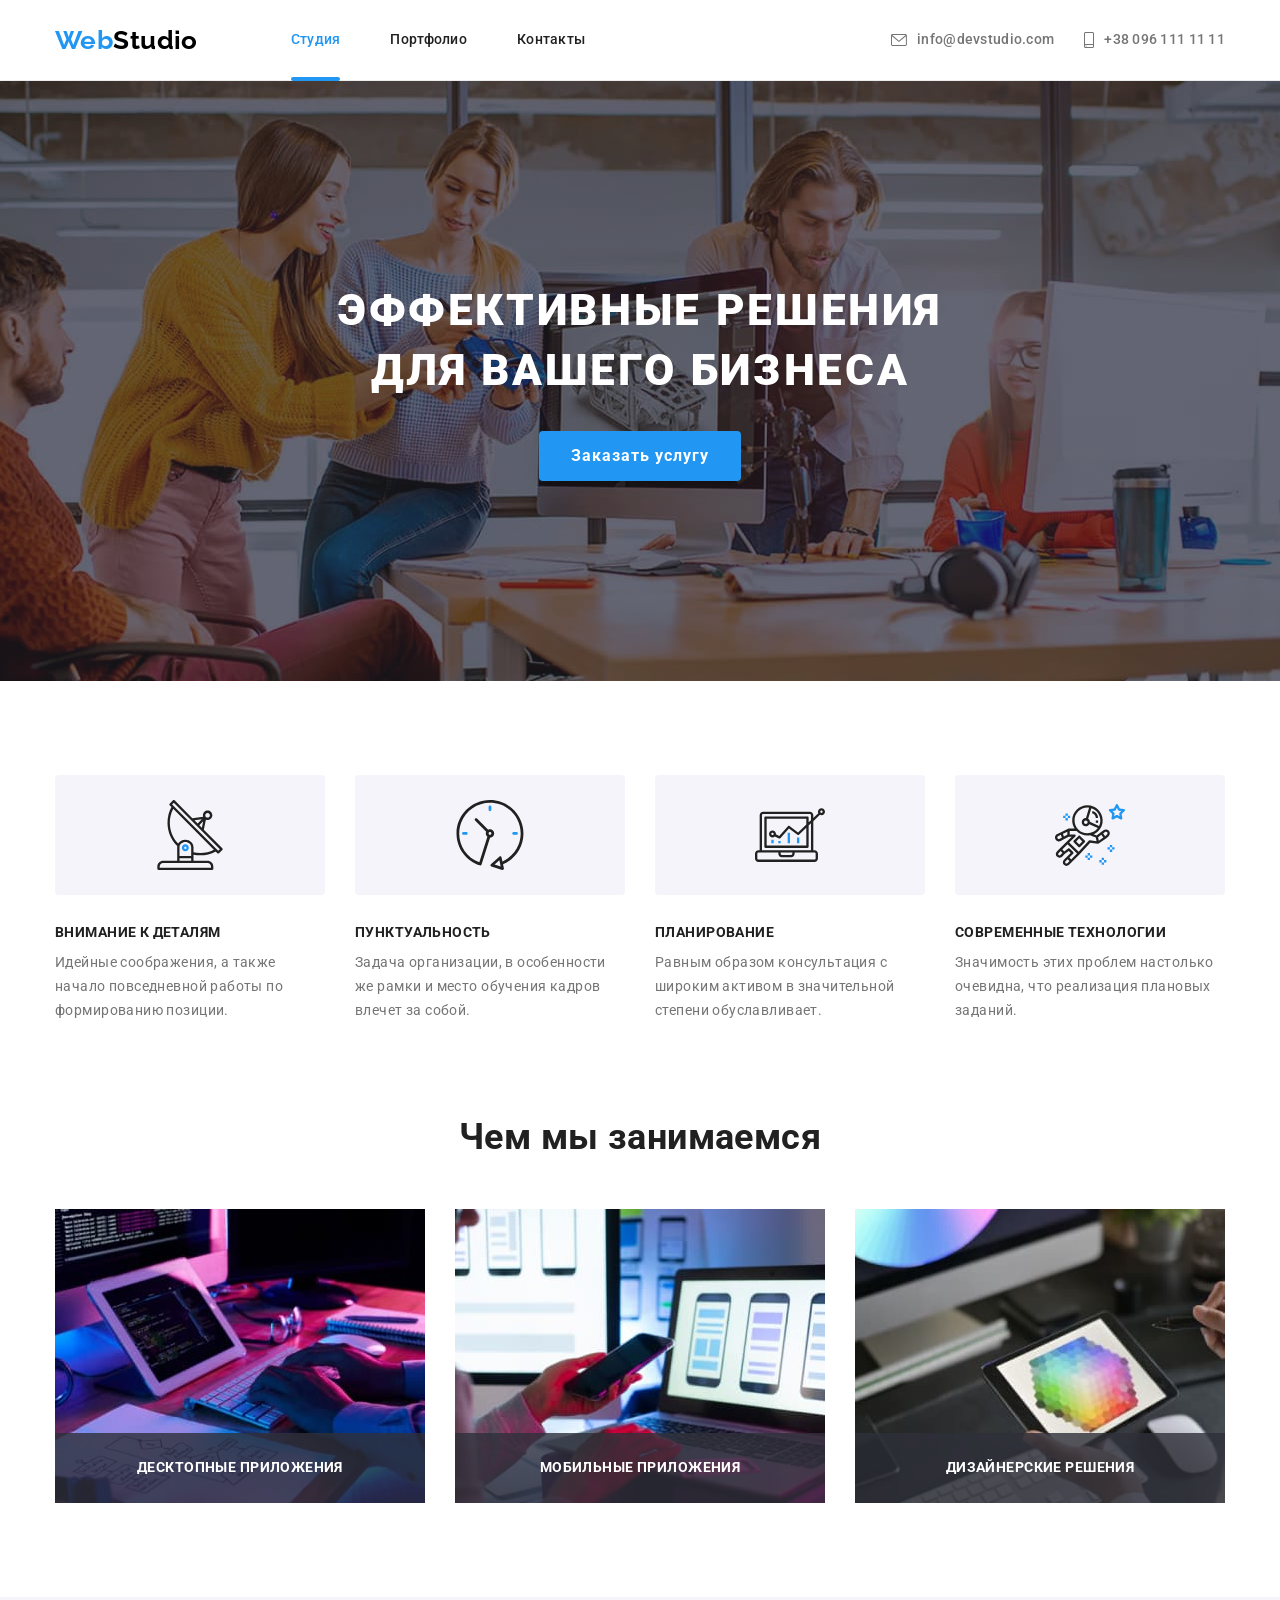
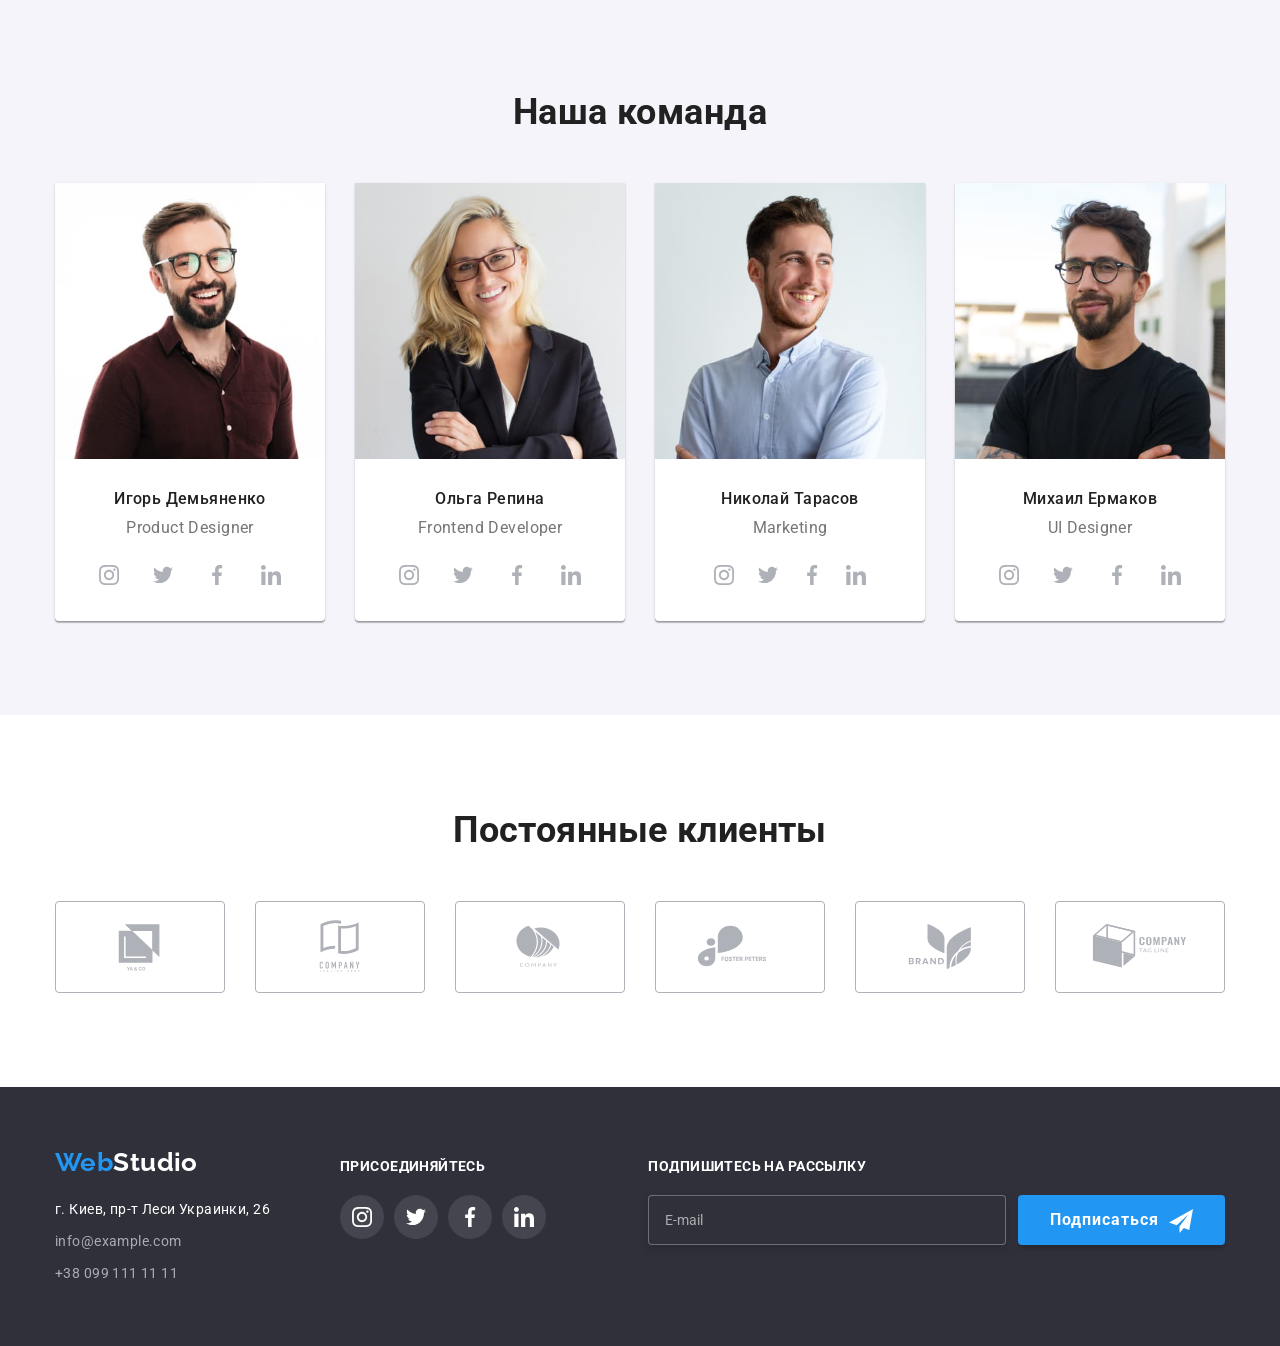
<file: index.html>
<!DOCTYPE html>
<html lang="ru">
    <head>
        <meta charset="UTF-8" />
        <meta http-equiv="X-UA-Compatible" content="IE=edge" />
        <meta name="viewport" content="width=device-width, initial-scale=1.0" />
        <title>WebStudio</title>
        <link rel="preconnect" href="https://fonts.googleapis.com" />
        <link rel="preconnect" href="https://fonts.gstatic.com" crossorigin />
        <link
            href="https://fonts.googleapis.com/css2?family=Raleway:wght@700&family=Roboto:wght@400;500;700;900&display=swap"
            rel="stylesheet"
        />

        <link rel="stylesheet" href="./css/main.min.css" />
    </head>
    <body>
        <header class="header">
            <div class="container header-content">
                <a class="logo" href="./index.html"><span class="logo__part">Web</span>Studio </a>
                <button class="menu-open-btn" type="button">
                    <svg
                        class="menu-open-btn__icon"
                        width="40"
                        height="40"
                        aria-label="кнопка мобильного меню"
                    >
                        <use href="./images/mobile-menu.svg#icon-menu-btn"></use>
                    </svg>
                </button>

                <nav class="navigation">
                    <ul class="site-nav">
                        <li class="site-nav__item">
                            <a class="site-nav__link site-nav__link--activ" href="./index.html"
                                >Студия</a
                            >
                        </li>

                        <li class="site-nav__item">
                            <a class="site-nav__link" href="./portfolio.html">Портфолио</a>
                        </li>

                        <li class="site-nav__item">
                            <a class="site-nav__link" href="">Контакты</a>
                        </li>
                    </ul>
                </nav>
                <ul class="contacts">
                    <li class="contacts__item">
                        <a class="contacts__link" href="mailto:info@devstudio.com">
                            <svg class="contacts__icon" width="16" height="12">
                                <use href="./images/symbol-defs.svg#icon-envelope"></use>
                            </svg>
                            <span>info@devstudio.com</span>
                        </a>
                    </li>

                    <li class="contacts__item">
                        <a class="contacts__link" href="tel:+380961111111">
                            <svg class="contacts__icon" width="10" height="16">
                                <use href="./images/symbol-defs.svg#icon-smartphone"></use>
                            </svg>
                            <span>+38 096 111 11 11</span>
                        </a>
                    </li>
                </ul>
                <div class="mob-menu">
                    <div class="container">
                        <button class="menu-close-btn" type="button">
                            <svg
                                class="menu-close-btn__icon"
                                width="40"
                                height="40"
                                aria-label="кнопка мобильного меню"
                            >
                                <use href="./images/mobile-menu.svg#icon-cross-btn"></use>
                            </svg>
                        </button>
                        <ul class="nav-menu">
                            <li class="nav-menu__item">
                                <a href="./index.html" class="nav-menu__link nav-menu__link--activ"
                                    >Студия</a
                                >
                            </li>
                            <li class="nav-menu__item">
                                <a href="./portfolio.html" class="nav-menu__link">Портфолио</a>
                            </li>
                            <li class="nav-menu__item">
                                <a href="" class="nav-menu__link">Контакты</a>
                            </li>
                        </ul>
                        <div class="mob-menu-bottom">
                            <ul class="mobile-contacts">
                                <li class="mobile-contacts__item">
                                    <a
                                        class="mobile-contacts__phone"
                                        href="tel:+380961111111"
                                        class="mobile-contacts__link"
                                        >+38 096 111 11 11</a
                                    >
                                </li>
                                <li class="mobile-contacts__item">
                                    <a
                                        class="mobile-contacts__email"
                                        href="mailto:info@devstudio.com"
                                        class="mobile-contacts__link"
                                        >info@devstudio.com</a
                                    >
                                </li>
                            </ul>

                            <ul class="mobile-socials">
                                <li class="mobile-socials__item">
                                    <a href="#" class="mobile-socials__link">Instagram</a>
                                </li>
                                <li class="mobile-socials__item">
                                    <a href="#" class="mobile-socials__link">Twitter</a>
                                </li>
                                <li class="mobile-socials__item">
                                    <a href="#" class="mobile-socials__link">Facebook</a>
                                </li>
                                <li class="mobile-socials__item">
                                    <a href="#" class="mobile-socials__link">LinkedIn</a>
                                </li>
                            </ul>
                        </div>
                    </div>
                </div>
            </div>
        </header>
        <main>
            <!-- hero section -->
            <section class="hero">
                <div class="container">
                    <h1 class="hero__title">Эффективные решения для вашего бизнеса</h1>
                    <button class="button" type="button" data-modal-open>Заказать услугу</button>
                </div>
                <div class="backdrop is-hidden" data-modal>
                    <div class="modal">
                        <button class="modal-btn" data-modal-close>
                            <svg class="modal-btn__icon" width="11" height="11">
                                <use href="./images/symbol-defs.svg#icon-close-cross"></use>
                            </svg>
                        </button>
                        <b class="modal__text">Оставьте свои данные, мы вам перезвоним</b>
                        <form class="form">
                            <label class="form__field">
                                <span class="form__label">Имя</span>
                                <input
                                    type="text"
                                    name="name"
                                    class="form__input"
                                    autocomplete="off"
                                />
                                <svg class="form__icon" width="18" height="18">
                                    <use href="./images/icons.svg#icon-person"></use>
                                </svg>
                            </label>

                            <label class="form__field">
                                <span class="form__label">Телефон</span>
                                <input
                                    type="tel"
                                    name="phone"
                                    class="form__input"
                                    autocomplete="off"
                                />
                                <svg class="form__icon" width="18" height="18">
                                    <use href="./images/icons.svg#icon-phone"></use>
                                </svg>
                            </label>

                            <label class="form__field">
                                <span class="form__label">Почта</span>
                                <input
                                    type="email"
                                    name="mail"
                                    class="form__input"
                                    autocomplete="off"
                                />
                                <svg class="form__icon" width="18" height="18">
                                    <use href="./images/icons.svg#icon-email"></use>
                                </svg>
                            </label>

                            <label class="form__field">
                                <span class="form__label">Комментарий</span>
                                <textarea
                                    class="form__input textarea"
                                    name="comment"
                                    placeholder="Введите текст"
                                ></textarea>
                            </label>

                            <label class="checkbox">
                                <input
                                    type="checkbox"
                                    name="accept"
                                    class="checkbox__input visually-hidden"
                                />
                                <svg class="checkbox__icon" width="16" height="15">
                                    <use href="./images/icons.svg#icon-check-input"></use>
                                </svg>
                                <span class="checkbox__lable">
                                    Соглашаюсь с рассылкой и принимаю
                                    <a href="#" class="checkbox__link">Условия договора</a>
                                </span>
                            </label>

                            <button type="submit" class="button button--submit-form">
                                Отправить
                            </button>
                        </form>
                    </div>
                </div>
            </section>
            <!-- Наши преимущества-->
            <section class="features">
                <div class="container">
                    <h2 class="visually-hidden">Наши преимущества</h2>
                    <ul class="features__list">
                        <li class="features__item">
                            <div class="features__logo">
                                <svg width="70" height="70">
                                    <use href="./images/symbol-defs.svg#icon-antenna"></use>
                                </svg>
                            </div>
                            <h3 class="features__title">Внимание к деталям</h3>
                            <p class="features__text">
                                Идейные соображения, а также начало повседневной работы по
                                формированию позиции.
                            </p>
                        </li>

                        <li class="features__item">
                            <div class="features__logo">
                                <svg width="70" height="70">
                                    <use href="./images/symbol-defs.svg#icon-clock"></use>
                                </svg>
                            </div>
                            <h3 class="features__title">Пунктуальность</h3>
                            <p class="features__text">
                                Задача организации, в особенности же рамки и место обучения кадров
                                влечет за собой.
                            </p>
                        </li>

                        <li class="features__item">
                            <div class="features__logo">
                                <svg width="70" height="70">
                                    <use href="./images/symbol-defs.svg#icon-diagram"></use>
                                </svg>
                            </div>
                            <h3 class="features__title">Планирование</h3>
                            <p class="features__text">
                                Равным образом консультация с широким активом в значительной степени
                                обуславливает.
                            </p>
                        </li>

                        <li class="features__item">
                            <div class="features__logo">
                                <svg width="70" height="70">
                                    <use href="./images/symbol-defs.svg#icon-astronaut"></use>
                                </svg>
                            </div>
                            <h3 class="features__title">Современные технологии</h3>
                            <p class="features__text">
                                Значимость этих проблем настолько очевидна, что реализация плановых
                                заданий.
                            </p>
                        </li>
                    </ul>
                </div>
            </section>
            <!-- Чем мы занимаемся -->
            <section class="our-products">
                <div class="container">
                    <h2 class="section-title">Чем мы занимаемся</h2>
                    <ul class="product">
                        <li class="product__item">
                            <img
                                srcset="./images/responsive-jpg/desktop/box1-2x.jpg 2x"
                                src="./images/boxone.jpg"
                                class="product__image"
                                width="370"
                                height="294"
                                alt="ноут"
                            />
                            <div class="product__wrapper">
                                <h3 class="reuse__title">Десктопные приложения</h3>
                            </div>
                        </li>

                        <li class="product__item">
                            <img
                                srcset="./images/responsive-jpg/desktop/box2-2x.jpg 2x"
                                src="./images/box-two.jpg"
                                class="product__image"
                                width="370"
                                height="294"
                                alt="телефон"
                                srcset="./images/"
                            />
                            <div class="product__wrapper">
                                <h3 class="reuse__title">Мобильные приложения</h3>
                            </div>
                        </li>

                        <li class="product__item">
                            <img
                                srcset="./images/responsive-jpg/desktop/box3-2x.jpg 2x"
                                src="./images/box-three.jpg"
                                class="product__image"
                                width="370"
                                height="294"
                                alt="планшет"
                            />
                            <div class="product__wrapper">
                                <h3 class="reuse__title">Дизайнерские решения</h3>
                            </div>
                        </li>
                    </ul>
                </div>
            </section>
            <!-- наша компуха -->
            <section class="section section--highlight">
                <div class="container">
                    <h2 class="section-title">Наша команда</h2>
                    <ul class="team-list">
                        <li class="team-list__item">
                            <img
                                srcset="
                                    ./images/responsive-jpg/mobile/igor-mobile/igor-450(2x).jpg 2x
                                "
                                src="./images/responsive-jpg/mobile/igor-mobile/igor-450(1x).jpg"
                                class="team-list__image"
                                width="450"
                                alt="Игорь Демьяненко"
                            />
                            <div class="team-list__card">
                                <h3 class="team-list__title">Игорь Демьяненко</h3>
                                <p class="team-list__text" lang="en">Product Designer</p>
                                <ul class="social-media">
                                    <li class="social-media__item">
                                        <a href="" class="social-media__link">
                                            <svg class="social-media__icon" width="20" height="20">
                                                <use
                                                    href="./images/symbol-defs.svg#icon-instagram"
                                                ></use>
                                            </svg>
                                        </a>
                                    </li>

                                    <li class="social-media__item">
                                        <a href="" class="social-media__link">
                                            <svg class="social-media__icon" width="20" height="20">
                                                <use
                                                    href="./images/symbol-defs.svg#icon-twitter"
                                                ></use>
                                            </svg>
                                        </a>
                                    </li>

                                    <li class="social-media__item">
                                        <a href="" class="social-media__link">
                                            <svg class="social-media__icon" width="20" height="20">
                                                <use
                                                    href="./images/symbol-defs.svg#icon-facebook"
                                                ></use>
                                            </svg>
                                        </a>
                                    </li>

                                    <li class="social-media__item">
                                        <a href="" class="social-media__link">
                                            <svg class="social-media__icon" width="20" height="20">
                                                <use
                                                    href="./images/symbol-defs.svg#icon-linkedin"
                                                ></use>
                                            </svg>
                                        </a>
                                    </li>
                                </ul>
                            </div>
                        </li>

                        <li class="team-list__item">
                            <img
                                srcset="
                                    ./images/responsive-jpg/mobile/olga-mobile/olga-450(2x).jpg 2x
                                "
                                src="./images/responsive-jpg/mobile/olga-mobile/olga-450(1x).jpg"
                                class="team-list__image"
                                width="450"
                                alt="Ольга Репина"
                            />
                            <div class="team-list__card">
                                <h3 class="team-list__title">Ольга Репина</h3>
                                <p class="team-list__text" lang="en">Frontend Developer</p>
                                <ul class="social-media">
                                    <li class="social-media__item">
                                        <a href="" class="social-media__link">
                                            <svg class="social-media__icon" width="20" height="20">
                                                <use
                                                    href="./images/symbol-defs.svg#icon-instagram"
                                                ></use>
                                            </svg>
                                        </a>
                                    </li>

                                    <li class="social-media__item">
                                        <a href="" class="social-media__link">
                                            <svg class="social-media__icon" width="20" height="20">
                                                <use
                                                    href="./images/symbol-defs.svg#icon-twitter"
                                                ></use>
                                            </svg>
                                        </a>
                                    </li>

                                    <li class="social-media__item">
                                        <a href="" class="social-media__link">
                                            <svg class="social-media__icon" width="20" height="20">
                                                <use
                                                    href="./images/symbol-defs.svg#icon-facebook"
                                                ></use>
                                            </svg>
                                        </a>
                                    </li>

                                    <li class="social-media__item">
                                        <a href="" class="social-media__link">
                                            <svg class="social-media__icon" width="20" height="20">
                                                <use
                                                    href="./images/symbol-defs.svg#icon-linkedin"
                                                ></use>
                                            </svg>
                                        </a>
                                    </li>
                                </ul>
                            </div>
                        </li>

                        <li class="team-list__item">
                            <img
                                srcset="
                                    ./images/responsive-jpg/mobile/nikolai-mobile/nikolai-450(2x).jpg 2x
                                "
                                src="./images/responsive-jpg/mobile/nikolai-mobile/nikolai-450(1x).jpg"
                                class="team-list__image"
                                width="450"
                                alt="Николай Тарасов"
                            />
                            <div class="team-list__card">
                                <h3 class="team-list__title">Николай Тарасов</h3>
                                <p class="team-list__text" lang="en">Marketing</p>
                                <ul class="social-media">
                                    <li>
                                        <a href="" class="social-media__link">
                                            <svg class="social-media__icon" width="20" height="20">
                                                <use
                                                    href="./images/symbol-defs.svg#icon-instagram"
                                                ></use>
                                            </svg>
                                        </a>
                                    </li>

                                    <li>
                                        <a href="" class="social-media__link">
                                            <svg class="social-media__icon" width="20" height="20">
                                                <use
                                                    href="./images/symbol-defs.svg#icon-twitter"
                                                ></use>
                                            </svg>
                                        </a>
                                    </li>

                                    <li>
                                        <a href="" class="social-media__link">
                                            <svg class="social-media__icon" width="20" height="20">
                                                <use
                                                    href="./images/symbol-defs.svg#icon-facebook"
                                                ></use>
                                            </svg>
                                        </a>
                                    </li>

                                    <li>
                                        <a href="" class="social-media__link">
                                            <svg class="social-media__icon" width="20" height="20">
                                                <use
                                                    href="./images/symbol-defs.svg#icon-linkedin"
                                                ></use>
                                            </svg>
                                        </a>
                                    </li>
                                </ul>
                            </div>
                        </li>

                        <li class="team-list__item">
                            <img
                                srcset="
                                    ./images/responsive-jpg/mobile/misha-mobile/misha-450(2x).jpg 2x
                                "
                                src="./images/responsive-jpg/mobile/misha-mobile/misha-450(1x).jpg"
                                class="team-list__image"
                                width="450"
                                alt="Михаил Ермаков"
                            />
                            <div class="team-list__card">
                                <h3 class="team-list__title">Михаил Ермаков</h3>
                                <p class="team-list__text" lang="en">UI Designer</p>
                                <ul class="social-media">
                                    <li class="social-media__item">
                                        <a href="" class="social-media__link">
                                            <svg class="social-media__icon" width="20" height="20">
                                                <use
                                                    href="./images/symbol-defs.svg#icon-instagram"
                                                ></use>
                                            </svg>
                                        </a>
                                    </li>

                                    <li class="social-media__item">
                                        <a href="" class="social-media__link">
                                            <svg class="social-media__icon" width="20" height="20">
                                                <use
                                                    href="./images/symbol-defs.svg#icon-twitter"
                                                ></use>
                                            </svg>
                                        </a>
                                    </li>

                                    <li class="social-media__item">
                                        <a href="" class="social-media__link">
                                            <svg class="social-media__icon" width="20" height="20">
                                                <use
                                                    href="./images/symbol-defs.svg#icon-facebook"
                                                ></use>
                                            </svg>
                                        </a>
                                    </li>

                                    <li class="social-media__item">
                                        <a href="" class="social-media__link">
                                            <svg class="social-media__icon" width="20" height="20">
                                                <use
                                                    href="./images/symbol-defs.svg#icon-linkedin"
                                                ></use>
                                            </svg>
                                        </a>
                                    </li>
                                </ul>
                            </div>
                        </li>
                    </ul>
                </div>
            </section>
            <!-- наши клиенты -->
            <section class="section">
                <div class="container">
                    <h2 class="section-title">Постоянные клиенты</h2>
                    <ul class="client-list">
                        <li class="client-list__item">
                            <a class="client-list__link" href="">
                                <svg class="client-list__icon" width="106" height="60">
                                    <use href="./images/symbol-defs.svg#icon-company1"></use>
                                </svg>
                            </a>
                        </li>

                        <li class="client-list__item">
                            <a class="client-list__link" href="">
                                <svg class="client-list__icon" width="106" height="60">
                                    <use href="./images/symbol-defs.svg#icon-company2"></use>
                                </svg>
                            </a>
                        </li>

                        <li class="client-list__item">
                            <a class="client-list__link" href="">
                                <svg class="client-list__icon" width="106" height="60">
                                    <use href="./images/symbol-defs.svg#icon-company3"></use>
                                </svg>
                            </a>
                        </li>

                        <li class="client-list__item">
                            <a class="client-list__link" href="">
                                <svg class="client-list__icon" width="106" height="60">
                                    <use href="./images/symbol-defs.svg#icon-company4"></use>
                                </svg>
                            </a>
                        </li>

                        <li class="client-list__item">
                            <a class="client-list__link" href="">
                                <svg class="client-list__icon" width="106" height="60">
                                    <use href="./images/symbol-defs.svg#icon-company5"></use>
                                </svg>
                            </a>
                        </li>

                        <li class="client-list__item">
                            <a class="client-list__link" href="">
                                <svg class="client-list__icon" width="106" height="60">
                                    <use href="./images/symbol-defs.svg#icon-company6"></use>
                                </svg>
                            </a>
                        </li>
                    </ul>
                </div>
            </section>
        </main>
        <!-- подвал -->
        <footer class="footer">
            <div class="container container--flexed">
                <div class="tablet-wrap">
                    <div class="address-block">
                        <a class="logo logo--inverted" href="./index.html">
                            <span class="logo__part">Web</span>Studio
                        </a>
                        <address class="address">
                            <ul class="address__list">
                                <li class="address__item">
                                    <a
                                        class="address__link address__link--general"
                                        href="https://www.google.com/maps/place/%D0%B1%D1%83%D0%BB.+%D0%9B%D0%B5%D1%81%D0%B8+%D0%A3%D0%BA%D1%80%D0%B0%D0%B8%D0%BD%D0%BA%D0%B8,+26,+%D0%9A%D0%B8%D0%B5%D0%B2,+02000/@50.4265807,30.5361971,17z/data=!4m13!1m7!3m6!1s0x40d4cf0e033ecbe9:0x57a4dffefec77da0!2z0LHRg9C7LiDQm9C10YHQuCDQo9C60YDQsNC40L3QutC4LCAyNiwg0JrQuNC10LIsIDAyMDAw!3b1!8m2!3d50.4265807!4d30.5383858!3m4!1s0x40d4cf0e033ecbe9:0x57a4dffefec77da0!8m2!3d50.4265807!4d30.5383858"
                                    >
                                        г. Киев, пр-т Леси Украинки, 26
                                    </a>
                                </li>

                                <li class="address__item">
                                    <a class="address__link" href="mailto:info@example.com"
                                        >info@example.com</a
                                    >
                                </li>

                                <li class="address__item">
                                    <a class="address__link" href="tel:+380991111111"
                                        >+38 099 111 11 11</a
                                    >
                                </li>
                            </ul>
                        </address>
                    </div>

                    <div class="join-block">
                        <p class="reuse__title reuse__title--modified">присоединяйтесь</p>
                        <ul class="social-media">
                            <li class="social-media__item">
                                <a class="social-media__link social-media__link--modified" href="">
                                    <svg
                                        class="social-media__icon social-media__icon--modified"
                                        width="20"
                                        height="20"
                                    >
                                        <use href="./images/symbol-defs.svg#icon-instagram"></use>
                                    </svg>
                                </a>
                            </li>

                            <li class="social-media__item">
                                <a class="social-media__link social-media__link--modified" href="">
                                    <svg
                                        class="social-media__icon social-media__icon--modified"
                                        width="20"
                                        height="20"
                                    >
                                        <use href="./images/symbol-defs.svg#icon-twitter"></use>
                                    </svg>
                                </a>
                            </li>

                            <li class="social-media__item">
                                <a class="social-media__link social-media__link--modified" href="">
                                    <svg
                                        class="social-media__icon social-media__icon--modified"
                                        width="20"
                                        height="20"
                                    >
                                        <use href="./images/symbol-defs.svg#icon-facebook"></use>
                                    </svg>
                                </a>
                            </li>

                            <li class="social-media__item">
                                <a class="social-media__link social-media__link--modified" href="">
                                    <svg
                                        class="social-media__icon social-media__icon--modified"
                                        width="20"
                                        height="20"
                                    >
                                        <use href="./images/symbol-defs.svg#icon-linkedin"></use>
                                    </svg>
                                </a>
                            </li>
                        </ul>
                    </div>
                </div>

                <div class="form-block">
                    <p class="reuse__title reuse__title--modified">Подпишитесь на рассылку</p>
                    <div class="form-wrapper">
                        <form class="join-form">
                            <input
                                type="email"
                                name="mail"
                                placeholder="E-mail"
                                class="join-form__input"
                            />
                        </form>

                        <button type="submit" class="button button--centered">
                            Подписаться<svg class="form-btn-icon" width="24" height="24">
                                <use href="./images/icons.svg#icon-telegram"></use>
                            </svg>
                        </button>
                    </div>
                </div>
            </div>
        </footer>
        <script src="./js/mobile-menu.js"></script>
        <script src="./js/model.js"></script>
    </body>
</html>
</file>
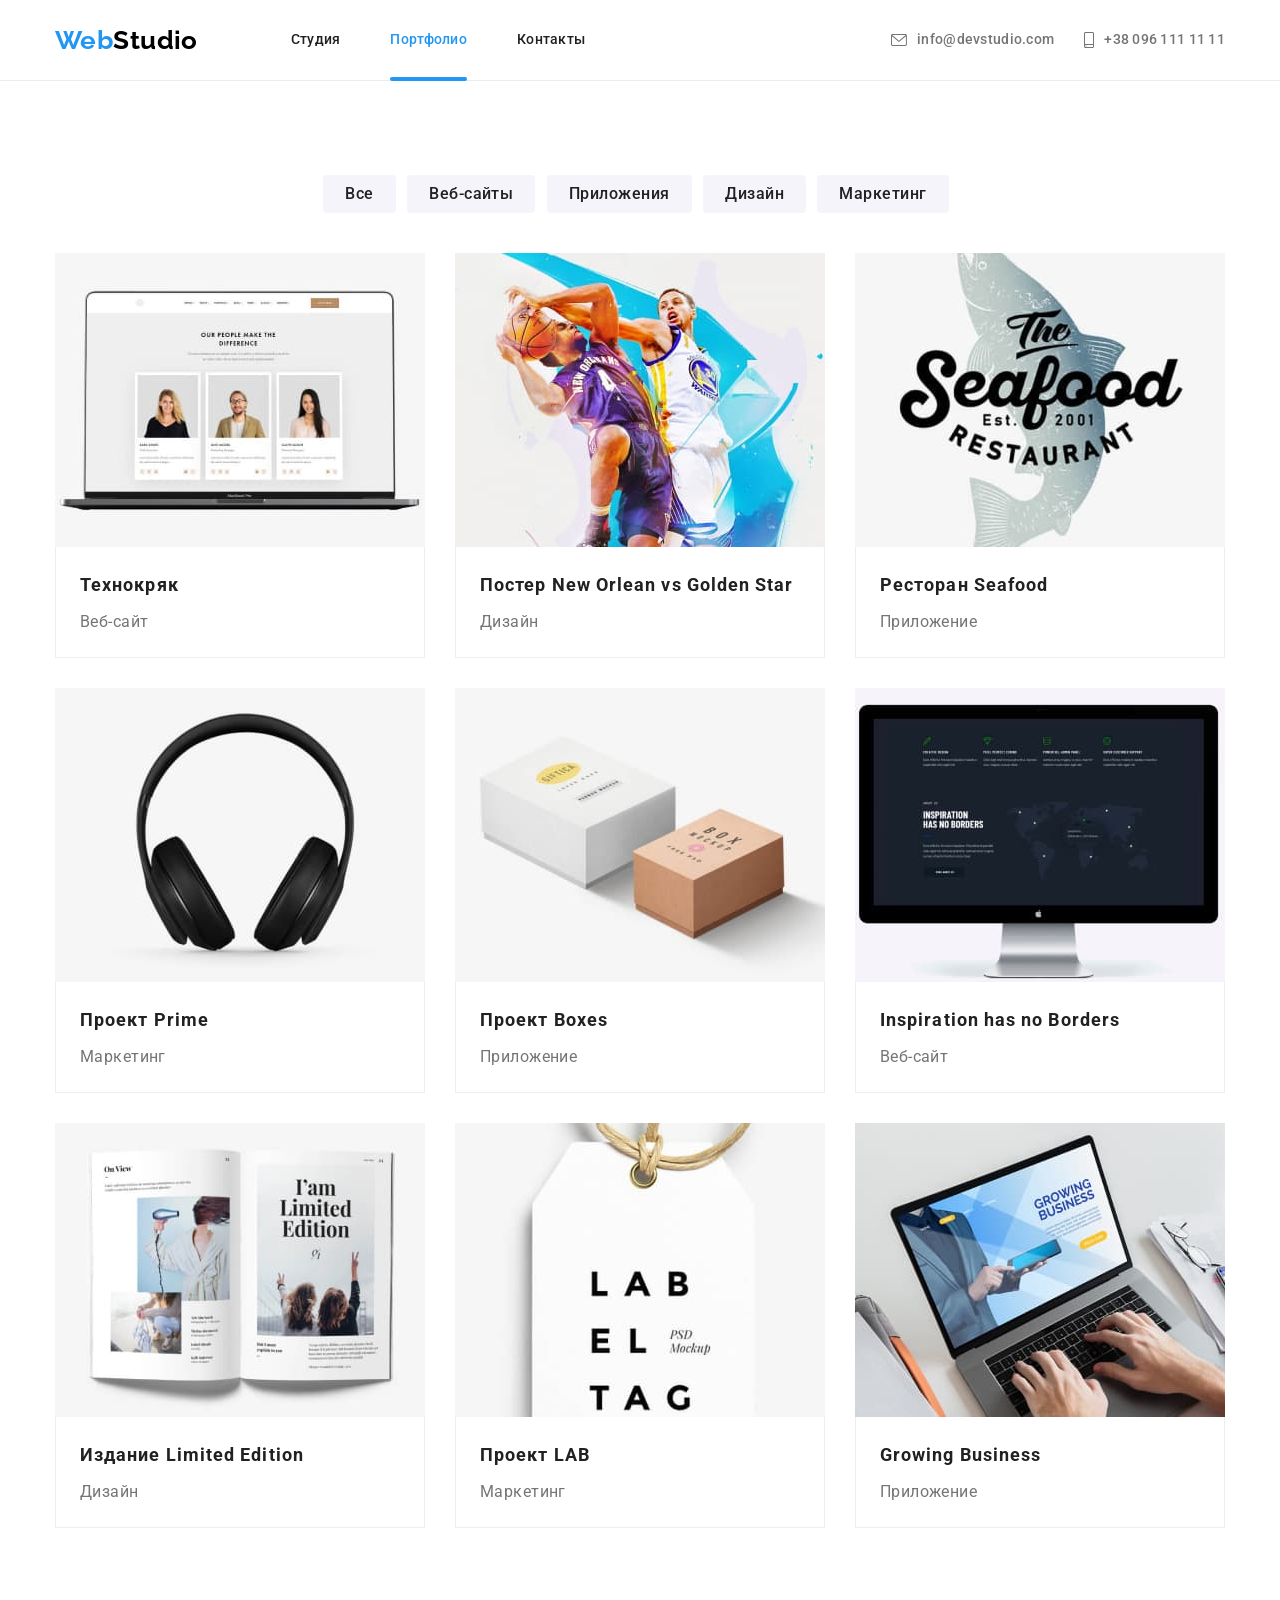
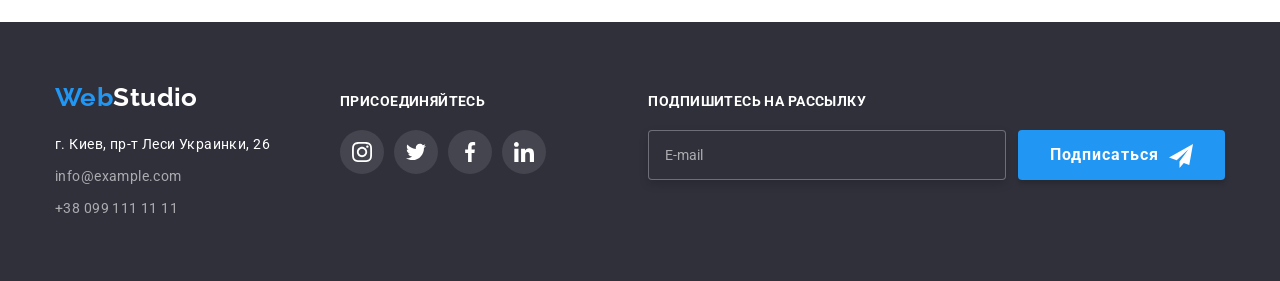
<file: portfolio.html>
<!DOCTYPE html>
<html lang="ru">
    <head>
        <meta charset="UTF-8" />
        <meta http-equiv="X-UA-Compatible" content="IE=edge" />
        <meta name="viewport" content="width=device-width, initial-scale=1.0" />
        <title>PORTFOLIO</title>
        <link rel="preconnect" href="https://fonts.googleapis.com" />
        <link rel="preconnect" href="https://fonts.gstatic.com" crossorigin />
        <link
            href="https://fonts.googleapis.com/css2?family=Raleway:wght@700&family=Roboto:wght@400;500;700;900&display=swap"
            rel="stylesheet"
        />
        <link rel="stylesheet" href="./css/portfolio.min.css" />
    </head>
    <body>
        <header class="header">
            <div class="container header-content">
                <a class="logo" href="./index.html"><span class="logo__part">Web</span>Studio </a>
                <button class="menu-open-btn" type="button">
                    <svg
                        class="mobile-btn__icon"
                        width="40"
                        height="40"
                        aria-label="кнопка мобильного меню"
                    >
                        <use
                            class="mobile-btn__menu"
                            href="./images/mobile-menu.svg#icon-menu-btn"
                        ></use>
                    </svg>
                </button>

                <nav class="navigation">
                    <ul class="site-nav">
                        <li class="site-nav__item">
                            <a class="site-nav__link" href="./index.html">Студия</a>
                        </li>

                        <li class="site-nav__item">
                            <a class="site-nav__link site-nav__link--activ" href="./portfolio.html"
                                >Портфолио</a
                            >
                        </li>

                        <li class="site-nav__item">
                            <a class="site-nav__link" href="">Контакты</a>
                        </li>
                    </ul>
                </nav>
                <ul class="contacts">
                    <li class="contacts__item">
                        <a class="contacts__link" href="mailto:info@devstudio.com">
                            <svg class="contacts__icon" width="16" height="12">
                                <use href="./images/symbol-defs.svg#icon-envelope"></use>
                            </svg>
                            info@devstudio.com
                        </a>
                    </li>

                    <li class="contacts__item">
                        <a class="contacts__link" href="tel:+380961111111">
                            <svg class="contacts__icon" width="10" height="16">
                                <use href="./images/symbol-defs.svg#icon-smartphone"></use>
                            </svg>
                            +38 096 111 11 11
                        </a>
                    </li>
                </ul>
                <div class="mob-menu">
                    <div class="container">
                        <button class="menu-close-btn" type="button">
                            <svg
                                class="menu-close-btn__icon"
                                width="40"
                                height="40"
                                aria-label="кнопка мобильного меню"
                            >
                                <use href="./images/mobile-menu.svg#icon-cross-btn"></use>
                            </svg>
                        </button>
                        <ul class="nav-menu">
                            <li class="nav-menu__item">
                                <a href="./index.html" class="nav-menu__link">Студия</a>
                            </li>
                            <li class="nav-menu__item">
                                <a
                                    href="./portfolio.html"
                                    class="nav-menu__link nav-menu__link--activ"
                                    >Портфолио</a
                                >
                            </li>
                            <li class="nav-menu__item">
                                <a href="" class="nav-menu__link">Контакты</a>
                            </li>
                        </ul>
                        <div class="mob-menu-bottom">
                            <ul class="mobile-contacts">
                                <li class="mobile-contacts__item">
                                    <a
                                        class="mobile-contacts__phone"
                                        href="tel:+380961111111"
                                        class="mobile-contacts__link"
                                        >+38 096 111 11 11</a
                                    >
                                </li>
                                <li class="mobile-contacts__item">
                                    <a
                                        class="mobile-contacts__email"
                                        href="mailto:info@devstudio.com"
                                        class="mobile-contacts__link"
                                        >info@devstudio.com</a
                                    >
                                </li>
                            </ul>

                            <ul class="mobile-socials">
                                <li class="mobile-socials__item">
                                    <a href="#" class="mobile-socials__link">Instagram</a>
                                </li>
                                <li class="mobile-socials__item">
                                    <a href="#" class="mobile-socials__link">Twitter</a>
                                </li>
                                <li class="mobile-socials__item">
                                    <a href="#" class="mobile-socials__link">Facebook</a>
                                </li>
                                <li class="mobile-socials__item">
                                    <a href="#" class="mobile-socials__link">LinkedIn</a>
                                </li>
                            </ul>
                        </div>
                    </div>
                </div>
            </div>
        </header>
        <main>
            <section class="section">
                <div class="container">
                    <ul class="filters">
                        <li class="filters__item">
                            <button class="filters__button" type="button">Все</button>
                        </li>
                        <li class="filters__item">
                            <button class="filters__button" type="button">Веб-сайты</button>
                        </li>
                        <li class="filters__item">
                            <button class="filters__button" type="button">Приложения</button>
                        </li>
                        <li class="filters__item">
                            <button class="filters__button" type="button">Дизайн</button>
                        </li>
                        <li class="filters__item">
                            <button class="filters__button" type="button">Маркетинг</button>
                        </li>
                    </ul>
                    <ul class="card-set">
                        <li class="card">
                            <div class="card__wrap">
                                <img
                                    srcset="
                                        ./images/project-1-354.jpg 354w,
                                        ./images/project-1-370.jpg 370w,
                                        ./images/project-1-450.jpg 450w,
                                        ./images/project-1-708.jpg 708w,
                                        ./images/project-1-740.jpg 740w,
                                        ./images/project-1-900.jpg 900w
                                    "
                                    class="card__image"
                                    src="./images/project-1-450.jpg"
                                    alt="веб-сайт Технокряк "
                                    sizes="(min-width: 1200px) 33vw, (min-width: 768px) 50vw, 100vw"
                                />
                                <div class="overlay">
                                    <p class="overlay__content">
                                        Ресурс предлагает комплексные предложения с разным уровнем
                                        функционала и сервисов. Все это позволит посетителю получить
                                        исчерпывающие сведения о компании или частном лице.
                                    </p>
                                </div>
                            </div>

                            <div class="card__content">
                                <h2 class="card__title">Технокряк</h2>
                                <p class="card__text">Веб-сайт</p>
                            </div>
                        </li>

                        <li class="card">
                            <div class="card__wrap">
                                <img
                                    srcset="./images/responsive-jpg/mobile/project-2/img@2x.jpg 2x"
                                    class="card__image"
                                    src="./images/responsive-jpg/mobile/project-2/project-2-450.jpg"
                                    alt="два баскетболиста"
                                />
                                <div class="overlay">
                                    <p class="overlay__content">
                                        Ресурс предлагает комплексные предложения с разным уровнем
                                        функционала и сервисов. Все это позволит посетителю получить
                                        исчерпывающие сведения о компании или частном лице.
                                    </p>
                                </div>
                            </div>
                            <div class="card__content">
                                <h2 class="card__title">Постер New Orlean vs Golden Star</h2>
                                <p class="card__text">Дизайн</p>
                            </div>
                        </li>

                        <li class="card">
                            <div class="card__wrap">
                                <img
                                    srcset="./images/responsive-jpg/mobile/project-3/img@2x.jpg 2x"
                                    class="card__image"
                                    src="./images/responsive-jpg/mobile/project-3/img.jpg"
                                    alt=""
                                />
                                <div class="overlay">
                                    <p class="overlay__content">
                                        Ресурс предлагает комплексные предложения с разным уровнем
                                        функционала и сервисов. Все это позволит посетителю получить
                                        исчерпывающие сведения о компании или частном лице.
                                    </p>
                                </div>
                            </div>
                            <div class="card__content">
                                <h2 class="card__title">Ресторан Seafood</h2>
                                <p class="card__text">Приложение</p>
                            </div>
                        </li>

                        <li class="card">
                            <div class="card__wrap">
                                <img
                                    srcset="./images/responsive-jpg/mobile/project-4/img@2x.jpg 2x"
                                    class="card__image"
                                    src="./images/responsive-jpg/mobile/project-4/img.jpg"
                                    alt="наушники"
                                />
                                <div class="overlay">
                                    <p class="overlay__content">
                                        Ресурс предлагает комплексные предложения с разным уровнем
                                        функционала и сервисов. Все это позволит посетителю получить
                                        исчерпывающие сведения о компании или частном лице.
                                    </p>
                                </div>
                            </div>
                            <div class="card__content">
                                <h2 class="card__title">Проект Prime</h2>
                                <p class="card__text">Маркетинг</p>
                            </div>
                        </li>

                        <li class="card">
                            <div class="card__wrap">
                                <img
                                    srcset="./images/responsive-jpg/mobile/project-5/img@2x.jpg 2x"
                                    class="card__image"
                                    src="./images/responsive-jpg/mobile/project-5/img.jpg"
                                    alt="коробки"
                                />
                                <div class="overlay">
                                    <p class="overlay__content">
                                        Ресурс предлагает комплексные предложения с разным уровнем
                                        функционала и сервисов. Все это позволит посетителю получить
                                        исчерпывающие сведения о компании или частном лице.
                                    </p>
                                </div>
                            </div>
                            <div class="card__content">
                                <h2 class="card__title">Проект Boxes</h2>
                                <p class="card__text">Приложение</p>
                            </div>
                        </li>

                        <li class="card">
                            <div class="card__wrap">
                                <img
                                    srcset="./images/responsive-jpg/mobile/project-6/img@2x.jpg 2x"
                                    class="card__image"
                                    src="./images/responsive-jpg/mobile/project-6/img.jpg"
                                    alt="монитор"
                                />
                                <div class="overlay">
                                    <p class="overlay__content">
                                        Ресурс предлагает комплексные предложения с разным уровнем
                                        функционала и сервисов. Все это позволит посетителю получить
                                        исчерпывающие сведения о компании или частном лице.
                                    </p>
                                </div>
                            </div>
                            <div class="card__content">
                                <h2 class="card__title" lang="en">Inspiration has no Borders</h2>
                                <p class="card__text">Веб-сайт</p>
                            </div>
                        </li>

                        <li class="card">
                            <div class="card__wrap">
                                <img
                                    srcset="./images/responsive-jpg/mobile/project-7/img@2x.jpg 2x"
                                    class="card__image"
                                    src="./images/responsive-jpg/mobile/project-7/img.jpg"
                                    alt="книги"
                                />
                                <div class="overlay">
                                    <p class="overlay__content">
                                        Ресурс предлагает комплексные предложения с разным уровнем
                                        функционала и сервисов. Все это позволит посетителю получить
                                        исчерпывающие сведения о компании или частном лице.
                                    </p>
                                </div>
                            </div>
                            <div class="card__content">
                                <h2 class="card__title">Издание Limited Edition</h2>
                                <p class="card__text">Дизайн</p>
                            </div>
                        </li>

                        <li class="card">
                            <div class="card__wrap">
                                <img
                                    srcset="./images/responsive-jpg/mobile/project-8/img@2x.jpg 2x"
                                    class="card__image"
                                    src="./images/responsive-jpg/mobile/project-8/img.jpg"
                                    alt="бейджик"
                                />
                                <div class="overlay">
                                    <p class="overlay__content">
                                        Ресурс предлагает комплексные предложения с разным уровнем
                                        функционала и сервисов. Все это позволит посетителю получить
                                        исчерпывающие сведения о компании или частном лице.
                                    </p>
                                </div>
                            </div>
                            <div class="card__content">
                                <h2 class="card__title">Проект LAB</h2>
                                <p class="card__text">Маркетинг</p>
                            </div>
                        </li>

                        <li class="card">
                            <div class="card__wrap">
                                <img
                                    srcset="./images/responsive-jpg/mobile/project-9/img@2x.jpg 2x"
                                    class="card__image"
                                    src="./images/responsive-jpg/mobile/project-9/img.jpg"
                                    alt="ноутбук"
                                />
                                <div class="overlay">
                                    <p class="overlay__content">
                                        Ресурс предлагает комплексные предложения с разным уровнем
                                        функционала и сервисов. Все это позволит посетителю получить
                                        исчерпывающие сведения о компании или частном лице.
                                    </p>
                                </div>
                            </div>
                            <div class="card__content">
                                <h2 class="card__title" lang="en">Growing Business</h2>
                                <p class="card__text">Приложение</p>
                            </div>
                        </li>
                    </ul>
                </div>
            </section>
        </main>
        <!-- footer -->
        <footer class="footer">
            <div class="container container--flexed">
                <div class="tablet-wrap">
                    <div class="address-block">
                        <a class="logo logo--inverted" href="./index.html">
                            <span class="logo__part">Web</span>Studio
                        </a>
                        <address class="address">
                            <ul class="address__list">
                                <li class="address__item">
                                    <a
                                        class="address__link address__link--general"
                                        href="https://www.google.com/maps/place/%D0%B1%D1%83%D0%BB.+%D0%9B%D0%B5%D1%81%D0%B8+%D0%A3%D0%BA%D1%80%D0%B0%D0%B8%D0%BD%D0%BA%D0%B8,+26,+%D0%9A%D0%B8%D0%B5%D0%B2,+02000/@50.4265807,30.5361971,17z/data=!4m13!1m7!3m6!1s0x40d4cf0e033ecbe9:0x57a4dffefec77da0!2z0LHRg9C7LiDQm9C10YHQuCDQo9C60YDQsNC40L3QutC4LCAyNiwg0JrQuNC10LIsIDAyMDAw!3b1!8m2!3d50.4265807!4d30.5383858!3m4!1s0x40d4cf0e033ecbe9:0x57a4dffefec77da0!8m2!3d50.4265807!4d30.5383858"
                                    >
                                        г. Киев, пр-т Леси Украинки, 26
                                    </a>
                                </li>

                                <li class="address__item">
                                    <a class="address__link" href="mailto:info@example.com"
                                        >info@example.com</a
                                    >
                                </li>

                                <li class="address__item">
                                    <a class="address__link" href="tel:+380991111111"
                                        >+38 099 111 11 11</a
                                    >
                                </li>
                            </ul>
                        </address>
                    </div>

                    <div class="join-block">
                        <p class="reuse__title reuse__title--modified">присоединяйтесь</p>
                        <ul class="social-media">
                            <li class="social-media__item">
                                <a class="social-media__link social-media__link--modified" href="">
                                    <svg
                                        class="social-media__icon social-media__icon--modified"
                                        width="20"
                                        height="20"
                                    >
                                        <use href="./images/symbol-defs.svg#icon-instagram"></use>
                                    </svg>
                                </a>
                            </li>

                            <li class="social-media__item">
                                <a class="social-media__link social-media__link--modified" href="">
                                    <svg
                                        class="social-media__icon social-media__icon--modified"
                                        width="20"
                                        height="20"
                                    >
                                        <use href="./images/symbol-defs.svg#icon-twitter"></use>
                                    </svg>
                                </a>
                            </li>

                            <li class="social-media__item">
                                <a class="social-media__link social-media__link--modified" href="">
                                    <svg
                                        class="social-media__icon social-media__icon--modified"
                                        width="20"
                                        height="20"
                                    >
                                        <use href="./images/symbol-defs.svg#icon-facebook"></use>
                                    </svg>
                                </a>
                            </li>

                            <li class="social-media__item">
                                <a class="social-media__link social-media__link--modified" href="">
                                    <svg
                                        class="social-media__icon social-media__icon--modified"
                                        width="20"
                                        height="20"
                                    >
                                        <use href="./images/symbol-defs.svg#icon-linkedin"></use>
                                    </svg>
                                </a>
                            </li>
                        </ul>
                    </div>
                </div>

                <div class="form-block">
                    <p class="reuse__title reuse__title--modified">Подпишитесь на рассылку</p>
                    <div class="form-wrapper">
                        <form class="join-form">
                            <input
                                type="email"
                                name="mail"
                                placeholder="E-mail"
                                class="join-form__input"
                            />
                        </form>

                        <button type="submit" class="button button--centered">
                            Подписаться<svg class="form-btn-icon" width="24" height="24">
                                <use href="./images/icons.svg#icon-telegram"></use>
                            </svg>
                        </button>
                    </div>
                </div>
            </div>
        </footer>
        <script src="./js/mobile-menu.js"></script>
    </body>
</html>
</file>
<file: css/main.min.css>
/*! modern-normalize v1.1.0 | MIT License | https://github.com/sindresorhus/modern-normalize */*,::before,::after{-webkit-box-sizing:border-box;box-sizing:border-box}html{line-height:1.15;-webkit-text-size-adjust:100%;-moz-tab-size:4;-o-tab-size:4;tab-size:4}body{margin:0;font-family:system-ui,-apple-system,"Segoe UI",Roboto,Helvetica,Arial,sans-serif,"Apple Color Emoji","Segoe UI Emoji"}hr{height:0;color:inherit}abbr[title]{-webkit-text-decoration:underline dotted;text-decoration:underline dotted}b,strong{font-weight:bolder}code,kbd,samp,pre{font-family:ui-monospace, SFMono-Regular, Consolas, 'Liberation Mono', Menlo, monospace;font-size:1em}small{font-size:80%}sub,sup{font-size:75%;line-height:0;position:relative;vertical-align:baseline}sub{bottom:-0.25em}sup{top:-0.5em}table{text-indent:0;border-color:inherit}button,input,optgroup,select,textarea{font-family:inherit;font-size:100%;line-height:1.15;margin:0}button,select{text-transform:none}button,[type='button'],[type='reset'],[type='submit']{-webkit-appearance:button}::-moz-focus-inner{border-style:none;padding:0}:-moz-focusring{outline:1px dotted ButtonText}:-moz-ui-invalid{box-shadow:none}legend{padding:0}progress{vertical-align:baseline}::-webkit-inner-spin-button,::-webkit-outer-spin-button{height:auto}[type='search']{-webkit-appearance:textfield;outline-offset:-2px}::-webkit-search-decoration{-webkit-appearance:none}::-webkit-file-upload-button{-webkit-appearance:button;font:inherit}summary{display:list-item}body{color:#757575;font-family:'Roboto', 'Arial', sans-serif;font-size:14px;letter-spacing:0.03em;line-height:1.14}h1,h2,h3,h4,h5,h6,p{margin:0;padding:0}a{text-decoration:none}ul{list-style:none;padding:0;margin:0}img{display:block;max-width:100%;height:auto}.container{padding-left:15px;padding-right:15px;margin:0 auto}@media screen and (min-width: 480px){.container{width:480px}}@media screen and (min-width: 768px){.container{width:768px}}@media screen and (min-width: 1200px){.container{width:1200px}}.is-hidden{opacity:0;pointer-events:none;visibility:hidden}.visually-hidden{position:absolute;width:1px;height:1px;margin:-1px;border:0;padding:0;white-space:nowrap;-webkit-clip-path:inset(100%);clip-path:inset(100%);clip:rect(0 0 0 0);overflow:hidden}.section{padding-top:60px;padding-bottom:60px}@media screen and (min-width: 1200px){.section{padding:94px 0}}.section-title{color:#212121;font-weight:700;font-size:28px;line-height:1.18;text-align:center;margin-bottom:30px}@media screen and (min-width: 1200px){.section-title{font-size:36px;line-height:1.17;margin-bottom:50px}}.reuse__title{display:inline-block;font-weight:700;font-size:14px;line-height:1.14;letter-spacing:0.03em;text-transform:uppercase;color:#fff}.reuse__title.reuse__title--modified{margin-bottom:20px}.logo{padding-top:16px;padding-bottom:16px;color:#000;font-family:'Raleway';font-style:normal;font-weight:700;font-size:24px;line-height:1.16;text-decoration:none}.logo__part{color:#2196f3}@media screen and (min-width: 1200px){.logo{font-size:26px;line-height:1.19}}.logo.logo--inverted{color:#fff}.header{border-bottom:1px solid #ececec}.header-content{display:-webkit-box;display:-ms-flexbox;display:flex;-webkit-box-align:center;-ms-flex-align:center;align-items:center;-webkit-box-pack:justify;-ms-flex-pack:justify;justify-content:space-between}@media screen and (min-width: 1200px){.header-content{-webkit-box-pack:start;-ms-flex-pack:start;justify-content:start}}.menu-open-btn,.menu-close-btn{display:-webkit-inline-box;display:-ms-inline-flexbox;display:inline-flex;margin:0;padding:0;background-color:transparent;border:none}.menu-open-btn:hover,.menu-open-btn:focus,.menu-close-btn:hover,.menu-close-btn:focus{color:#2196f3}.menu-open-btn__icon,.menu-close-btn__icon{fill:currentColor}@media screen and (min-width: 768px){.menu-open-btn,.menu-close-btn{display:none}}.menu-close-btn{position:absolute;top:-38px;right:15px}@media screen and (max-width: 767px){.navigation{display:none}}@media screen and (min-width: 1200px){.navigation{margin-left:93px}}.site-nav{display:-webkit-box;display:-ms-flexbox;display:flex;margin-bottom:-1px}.site-nav__item:not(:last-child){margin-right:50px}.site-nav__link{display:block;padding-top:32px;color:#212121;font-weight:500;letter-spacing:0.02em;text-decoration:none;-webkit-transition:color 250ms cubic-bezier(0.4, 0, 0.2, 1);transition:color 250ms cubic-bezier(0.4, 0, 0.2, 1)}.site-nav__link:hover,.site-nav__link:focus{color:#2196f3}.site-nav__link--activ{color:#2196f3}.site-nav__link--activ::after{content:'';display:block;width:100%;height:4px;margin-top:29px;background:#2196f3;border-radius:2px}@media screen and (max-width: 767px){.contacts{display:none}}@media screen and (min-width: 1200px){.contacts{display:-webkit-box;display:-ms-flexbox;display:flex;margin-left:auto}}@media screen and (max-width: 1199px){.contacts__item:not(:last-child){margin-bottom:10px}}@media screen and (min-width: 1200px){.contacts__item:not(:last-child){margin-right:30px}}.contacts__link{display:-webkit-box;display:-ms-flexbox;display:flex;-webkit-box-align:center;-ms-flex-align:center;align-items:center;color:#757575;font-weight:500;letter-spacing:0.02em;text-decoration:none;-webkit-transition:color 250ms cubic-bezier(0.4, 0, 0.2, 1),fill 250ms cubic-bezier(0.4, 0, 0.2, 1);transition:color 250ms cubic-bezier(0.4, 0, 0.2, 1),fill 250ms cubic-bezier(0.4, 0, 0.2, 1)}.contacts__link:hover,.contacts__link:focus{color:#2196f3;fill:#2196f3}.contacts__icon{margin-right:8px;fill:currentColor}@media screen and (min-width: 1200px){.contacts__icon{margin-right:10px}}.mob-menu{position:fixed;z-index:2;height:100vh;width:100vw;left:0;top:0;padding:48px 0px;background-color:#fff;display:none}@media screen and (max-width: 767px){.mob-menu.is-open{display:block}}.mob-menu .container{position:relative;display:-webkit-box;display:-ms-flexbox;display:flex;-webkit-box-orient:vertical;-webkit-box-direction:normal;-ms-flex-direction:column;flex-direction:column;-webkit-box-pack:justify;-ms-flex-pack:justify;justify-content:space-between;height:100%;padding-left:40px;padding-right:40px}@media screen and (max-width: 479px){.mob-menu .container{padding-left:calc(20px + 1vw);padding-right:calc(20px + 1vw)}}.nav-menu__item:not(:last-child){margin-bottom:32px}@media screen and (max-width: 479px){.nav-menu__item:not(:last-child){margin-bottom:calc(18px + 2vw)}}.nav-menu__link{font-weight:500;font-size:40px;line-height:1.17;letter-spacing:0.02em;color:#212121}.nav-menu__link:hover,.nav-menu__link:focus{color:#2196f3}@media screen and (max-width: 479px){.nav-menu__link{font-size:calc(18px + 4vw)}}.nav-menu__link--activ{color:#2196f3}@media screen and (max-width: 479px){.mobile-contacts{padding-left:12px}}@media screen and (min-width: 768px){.mobile-contacts{display:none}}.mobile-contacts__item:not(:last-child){margin-bottom:32px}@media screen and (max-width: 479px){.mobile-contacts__item:not(:last-child){margin-bottom:calc(15px + 2vw)}}.mobile-contacts__phone{font-weight:500;font-size:34px;line-height:1.18;letter-spacing:0.02em;color:#2196f3}@media screen and (max-width: 479px){.mobile-contacts__phone{font-size:calc(15px + 3vw)}}.mobile-contacts__email{font-weight:500;font-size:24px;line-height:1.17;letter-spacing:0.02em;color:#757575}@media screen and (max-width: 479px){.mobile-contacts__email{font-size:calc(15px + 2vw)}}.mobile-socials{display:-webkit-box;display:-ms-flexbox;display:flex;margin-top:64px}@media screen and (max-width: 479px){.mobile-socials{-ms-flex-wrap:wrap;flex-wrap:wrap;margin-top:40px;margin-left:-10px;margin-bottom:-10px}}@media screen and (max-width: 479px){.mobile-socials__item{display:-webkit-box;display:-ms-flexbox;display:flex;padding-left:10px;-webkit-box-align:center;-ms-flex-align:center;align-items:center;margin-left:10px;margin-bottom:10px;-ms-flex-preferred-size:calc((100% - 2 * 10px) / 2);flex-basis:calc((100% - 2 * 10px) / 2)}.mobile-socials__item::before{content:' ';width:30px;height:30px;margin-right:5px;display:inline-block}.mobile-socials__item:nth-child(1):before{background-image:url(../images/instagram-svgrepo-com.svg)}.mobile-socials__item:nth-child(2):before{background-image:url(../images/twitter-svgrepo-com.svg)}.mobile-socials__item:nth-child(3):before{background-image:url(../images/facebook-svgrepo-com.svg)}.mobile-socials__item:nth-child(4):before{background-image:url(../images/linkedin-svgrepo-com.svg)}}@media screen and (min-width: 480px){.mobile-socials__item:not(:last-child){padding-right:10px;margin-right:10px;border-right:1px solid rgba(33,33,33,0.2)}}.mobile-socials__link{font-weight:500;font-size:18px;line-height:1.22;letter-spacing:0.02em;color:#2196f3}.button{text-align:center;vertical-align:middle;border-radius:4px;padding:10px 32px;border:0;min-width:200px;color:#fff;background-color:#2196f3;font-family:'Roboto';font-weight:700;font-size:16px;line-height:1.88;letter-spacing:0.06em;cursor:pointer;-webkit-box-shadow:0px 4px 4px rgba(0,0,0,0.15);box-shadow:0px 4px 4px rgba(0,0,0,0.15)}.hero{padding:118px 0;margin-right:auto;margin-left:auto;text-align:center;background-color:#2f303a;background-repeat:no-repeat;background-size:cover;background-position:center;background-image:-webkit-gradient(linear, left top, right top, from(rgba(47,48,58,0.4)), to(rgba(47,48,58,0.4))),url(../images/responsive-jpg/mobile/hero-mobile/hero-480.jpg);background-image:linear-gradient(to right, rgba(47,48,58,0.4), rgba(47,48,58,0.4)),url(../images/responsive-jpg/mobile/hero-mobile/hero-480.jpg)}@media (min-device-pixel-ratio: 2), (-webkit-min-device-pixel-ratio: 2), (min-resolution: 192dpi), (min-resolution: 2dppx){.hero{background-image:-webkit-gradient(linear, left top, right top, from(rgba(47,48,58,0.4)), to(rgba(47,48,58,0.4))),url(../images/responsive-jpg/mobile/hero-mobile/hero-480-2x.jpg);background-image:linear-gradient(to right, rgba(47,48,58,0.4), rgba(47,48,58,0.4)),url(../images/responsive-jpg/mobile/hero-mobile/hero-480-2x.jpg)}}@media screen and (min-width: 481px){.hero{background-image:-webkit-gradient(linear, left top, right top, from(rgba(47,48,58,0.4)), to(rgba(47,48,58,0.4))),url(../images/responsive-jpg/tablet/hero-tablet/header.jpg);background-image:linear-gradient(to right, rgba(47,48,58,0.4), rgba(47,48,58,0.4)),url(../images/responsive-jpg/tablet/hero-tablet/header.jpg)}}@media screen and (min-width: 481px) and (min-device-pixel-ratio: 2), screen and (min-width: 481px) and (-webkit-min-device-pixel-ratio: 2), screen and (min-width: 481px) and (min-resolution: 192dpi), screen and (min-width: 481px) and (min-resolution: 2dppx){.hero{background-image:-webkit-gradient(linear, left top, right top, from(rgba(47,48,58,0.4)), to(rgba(47,48,58,0.4))),url(../images/responsive-jpg/tablet/hero-tablet/header@2x.jpg);background-image:linear-gradient(to right, rgba(47,48,58,0.4), rgba(47,48,58,0.4)),url(../images/responsive-jpg/tablet/hero-tablet/header@2x.jpg)}}@media screen and (min-width: 769px){.hero{background-image:-webkit-gradient(linear, left top, right top, from(rgba(47,48,58,0.4)), to(rgba(47,48,58,0.4))),url(../images/responsive-jpg/desktop/hero-back.jpg);background-image:linear-gradient(to right, rgba(47,48,58,0.4), rgba(47,48,58,0.4)),url(../images/responsive-jpg/desktop/hero-back.jpg)}}@media screen and (min-width: 769px) and (min-device-pixel-ratio: 2), screen and (min-width: 769px) and (-webkit-min-device-pixel-ratio: 2), screen and (min-width: 769px) and (min-resolution: 192dpi), screen and (min-width: 769px) and (min-resolution: 2dppx){.hero{background-image:-webkit-gradient(linear, left top, right top, from(rgba(47,48,58,0.4)), to(rgba(47,48,58,0.4))),url(../images/responsive-jpg/desktop/hero-2x.jpg);background-image:linear-gradient(to right, rgba(47,48,58,0.4), rgba(47,48,58,0.4)),url(../images/responsive-jpg/desktop/hero-2x.jpg)}}@media screen and (min-width: 1200px){.hero{padding:200px 0;max-width:1600px}}.hero__title{margin-right:auto;margin-left:auto;margin-bottom:30px;color:#fff;font-weight:900;font-size:calc(12px + 2.8vw);line-height:1.62;text-transform:uppercase;letter-spacing:0.06em;max-width:360px}@media screen and (min-width: 480px){.hero__title{font-size:26px}}@media screen and (min-width: 1200px){.hero__title{font-size:44px;line-height:1.36;max-width:696px}}.backdrop{position:fixed;display:-webkit-box;display:-ms-flexbox;display:flex;-webkit-box-align:center;-ms-flex-align:center;align-items:center;-webkit-box-pack:center;-ms-flex-pack:center;justify-content:center;z-index:1;padding-left:15px;padding-right:15px;top:0;left:0;right:0;bottom:0;background:rgba(0,0,0,0.2);overflow-y:scroll;-webkit-transition:opacity 300ms cubic-bezier(0.4, 0, 0.2, 1),visibility 300ms cubic-bezier(0.4, 0, 0.2, 1);transition:opacity 300ms cubic-bezier(0.4, 0, 0.2, 1),visibility 300ms cubic-bezier(0.4, 0, 0.2, 1)}.modal{position:relative;-webkit-transform:scale(1);transform:scale(1);width:100%;max-width:450px;padding:40px;-webkit-transition:-webkit-transform 500ms cubic-bezier(0.4, 0, 0.2, 1);transition:-webkit-transform 500ms cubic-bezier(0.4, 0, 0.2, 1);transition:transform 500ms cubic-bezier(0.4, 0, 0.2, 1);transition:transform 500ms cubic-bezier(0.4, 0, 0.2, 1), -webkit-transform 500ms cubic-bezier(0.4, 0, 0.2, 1);background-color:#fff;border-radius:4px;-webkit-box-shadow:0px 1px 3px rgba(0,0,0,0.12),0px 1px 1px rgba(0,0,0,0.14),0px 2px 1px rgba(0,0,0,0.2);box-shadow:0px 1px 3px rgba(0,0,0,0.12),0px 1px 1px rgba(0,0,0,0.14),0px 2px 1px rgba(0,0,0,0.2)}@media screen and (max-width: 480px){.modal{padding-left:20px;padding-right:20px}}@media screen and (min-width: 1200px){.modal{max-width:528px}}.backdrop.is-hidden .modal{-webkit-transform:scale(0);transform:scale(0)}.modal__text{display:inline-block;font-weight:700;font-size:20px;line-height:1.5;color:#212121;margin-bottom:12px}@media screen and (min-width: 1200px){.modal__text{line-height:1.15}}.modal-btn{position:absolute;top:8px;right:8px;width:30px;height:30px;background-color:#fff;border:1px solid rgba(0,0,0,0.1);border-radius:50%}.modal-btn .modal-btn__icon{position:absolute;top:50%;left:50%;-webkit-transform:translate(-50%, -50%);transform:translate(-50%, -50%);-webkit-transition:fill 250ms cubic-bezier(0.4, 0, 0.2, 1);transition:fill 250ms cubic-bezier(0.4, 0, 0.2, 1)}.modal-btn:hover .modal-btn__icon,.modal-btn:focus .modal-btn__icon{fill:#2196f3}.form{width:100%;text-align:center}.form__field{display:-webkit-box;display:-ms-flexbox;display:flex;-webkit-box-align:start;-ms-flex-align:start;align-items:start;-webkit-box-orient:vertical;-webkit-box-direction:normal;-ms-flex-direction:column;flex-direction:column;margin-bottom:10px;position:relative}.form__field:nth-child(4){margin-bottom:20px}.form__field:focus-within .form__icon{fill:#2196f3}.form__label{font-size:12px;line-height:1.17;letter-spacing:0.01em;margin-bottom:4px}.form__input{display:-webkit-box;display:-ms-flexbox;display:flex;width:100%;height:40px;padding:0 0 0 42px;outline:transparent;border:1px solid rgba(33,33,33,0.2);border-radius:4px;-webkit-transition:border 250ms cubic-bezier(0.4, 0, 0.2, 1);transition:border 250ms cubic-bezier(0.4, 0, 0.2, 1)}.form__input:focus{border-color:#2196f3}.form__icon{position:absolute;left:12px;top:50%;-webkit-transition:fill 250ms cubic-bezier(0.4, 0, 0.2, 1);transition:fill 250ms cubic-bezier(0.4, 0, 0.2, 1)}.form .textarea{display:inline-block;resize:none;height:120px;padding:12px 16px}.form .textarea::-webkit-input-placeholder{font-size:12px;line-height:1.17;letter-spacing:0.01em;color:rgba(117,117,117,0.5)}.form .textarea:-ms-input-placeholder{font-size:12px;line-height:1.17;letter-spacing:0.01em;color:rgba(117,117,117,0.5)}.form .textarea::-ms-input-placeholder{font-size:12px;line-height:1.17;letter-spacing:0.01em;color:rgba(117,117,117,0.5)}.form .textarea::placeholder{font-size:12px;line-height:1.17;letter-spacing:0.01em;color:rgba(117,117,117,0.5)}.button--submit-form{-webkit-transition:background-color 250ms cubic-bezier(0.4, 0, 0.2, 1);transition:background-color 250ms cubic-bezier(0.4, 0, 0.2, 1)}.button--submit-form:hover,.button--submit-form:focus{background-color:#188ce8}.features{padding:60px 0}@media screen and (min-width: 1200px){.features{padding-top:94px;padding-bottom:94px}}@media screen and (min-width: 768px){.features .features__list{display:-webkit-box;display:-ms-flexbox;display:flex;-ms-flex-wrap:wrap;flex-wrap:wrap;margin:-15px}}@media screen and (max-width: 767px){.features .features__item:not(:last-child){margin-bottom:30px}}@media screen and (min-width: 768px){.features .features__item{margin:15px;-ms-flex-preferred-size:calc((100% - 4 * 15px) / 2);flex-basis:calc((100% - 4 * 15px) / 2)}}@media screen and (min-width: 1200px){.features .features__item{-ms-flex-preferred-size:calc((100% - 8 * 15px) / 4);flex-basis:calc((100% - 8 * 15px) / 4)}}.features .features__logo{display:-webkit-box;display:-ms-flexbox;display:flex;-webkit-box-align:center;-ms-flex-align:center;align-items:center;-webkit-box-pack:center;-ms-flex-pack:center;justify-content:center;min-height:120px;background-color:#f5f4fa;border-radius:4px;margin-bottom:30px}.features .features__title{text-align:center;margin-bottom:10px;font-size:14px;color:#212121;font-weight:700;text-transform:uppercase}@media screen and (min-width: 768px){.features .features__title{text-align:left}}.features .features__text{line-height:1.71}.our-products{display:none;padding-bottom:94px}@media screen and (min-width: 1200px){.our-products{display:block}}.product{display:-webkit-box;display:-ms-flexbox;display:flex}.product__item{position:relative}.product__item:not(:last-child){margin-right:30px}.product__wrapper{position:absolute;padding:27px 0 27px 0;left:0;bottom:0;width:100%;text-align:center;background:rgba(47,48,58,0.8)}.checkbox{display:-webkit-box;display:-ms-flexbox;display:flex;-webkit-box-align:center;-ms-flex-align:center;align-items:center;-webkit-box-pack:center;-ms-flex-pack:center;justify-content:center;margin-bottom:30px}.checkbox__icon{overflow:visible}.checkbox .checkbox__input:checked+.checkbox__icon{fill:#2196f3;background-image:url('data:image/svg+xml,%3Csvg width="16" height="15" fill="none" xmlns="http://www.w3.org/2000/svg"%3E%3Crect width="16" height="15" rx="2" fill="%232196F3"/%3E%3Cpath d="m3.957 7.752-.069-.066-.069.065-.888.842-.076.072.076.073 3.496 3.334.069.066.069-.066 7.504-7.158.076-.073-.076-.072-.882-.841-.069-.066-.069.066-6.553 6.246-2.539-2.422Z" fill="%23fff" stroke="%23fff" stroke-width=".2"/%3E%3C/svg%3E')}.checkbox .checkbox__lable{margin-left:8px;font-size:12px;line-height:1.17}@media screen and (min-width: 1200px){.checkbox .checkbox__lable{font-size:14px;line-height:1.71}}.checkbox .checkbox__link{font-size:12px;color:#2196f3;text-decoration:underline}@media screen and (min-width: 1200px){.checkbox .checkbox__link{font-size:14px;line-height:1.71}}.section--highlight{background-color:#f5f4fa}@media screen and (min-width: 768px){.team-list{display:-webkit-box;display:-ms-flexbox;display:flex;-ms-flex-wrap:wrap;flex-wrap:wrap;margin:-15px}}.team-list__item{background-color:#fff;-webkit-box-shadow:0px 1px 3px rgba(0,0,0,0.12),0px 1px 1px rgba(0,0,0,0.14),0px 2px 1px rgba(0,0,0,0.2);box-shadow:0px 1px 3px rgba(0,0,0,0.12),0px 1px 1px rgba(0,0,0,0.14),0px 2px 1px rgba(0,0,0,0.2);border-radius:0px 0px 4px 4px}@media screen and (max-width: 767px){.team-list__item:not(:last-child){margin-bottom:30px}}@media screen and (min-width: 768px){.team-list__item{margin:15px;-ms-flex-preferred-size:calc((100% - 4 * 15px) / 2);flex-basis:calc((100% - 4 * 15px) / 2)}}@media screen and (min-width: 1200px){.team-list__item{-ms-flex-preferred-size:calc((100% - 8 * 15px) / 4);flex-basis:calc((100% - 8 * 15px) / 4)}}.team-list__card{padding:30px 0 24px 0;text-align:center}.team-list__title,.team-list__text{font-size:16px;line-height:1.19}.team-list .team-list__title{margin-bottom:10px;font-weight:500;color:#212121}.team-list .team-list__text{margin-bottom:16px}.social-media{display:-webkit-box;display:-ms-flexbox;display:flex;-webkit-box-pack:center;-ms-flex-pack:center;justify-content:center}.social-media__item:not(:last-child){margin-right:10px}.social-media__link{display:-webkit-box;display:-ms-flexbox;display:flex;-webkit-box-pack:center;-ms-flex-pack:center;justify-content:center;-webkit-box-align:center;-ms-flex-align:center;align-items:center;color:#afb1b8;width:44px;height:44px;border-radius:50%;-webkit-transition:background-color 250ms cubic-bezier(0.4, 0, 0.2, 1),color 250ms cubic-bezier(0.4, 0, 0.2, 1);transition:background-color 250ms cubic-bezier(0.4, 0, 0.2, 1),color 250ms cubic-bezier(0.4, 0, 0.2, 1)}@media screen and (min-width: 1200px){.social-media__link:hover,.social-media__link:focus{background-color:#2196f3;color:#fff}}.social-media__link.social-media__link--modified{background-color:rgba(255,255,255,0.1)}@media screen and (min-width: 1200px){.social-media__link.social-media__link--modified:hover,.social-media__link.social-media__link--modified:focus{background-color:#2196f3;color:#fff}}.social-media__icon{display:block;fill:currentColor}.social-media__icon.social-media__icon--modified{fill:#fff}.client-list{display:-webkit-box;display:-ms-flexbox;display:flex;-ms-flex-wrap:wrap;flex-wrap:wrap;margin:-15px}.client-list__item{margin:15px;-ms-flex-preferred-size:calc((100% - 4 * 15px) / 2);flex-basis:calc((100% - 4 * 15px) / 2)}@media screen and (min-width: 768px){.client-list__item{-ms-flex-preferred-size:calc((100% - 6 * 15px) / 3);flex-basis:calc((100% - 6 * 15px) / 3)}}@media screen and (min-width: 1200px){.client-list__item{-ms-flex-preferred-size:calc((100% - 12 * 15px) / 6);flex-basis:calc((100% - 12 * 15px) / 6)}}.client-list__link{display:-webkit-box;display:-ms-flexbox;display:flex;-webkit-box-pack:center;-ms-flex-pack:center;justify-content:center;-webkit-box-align:center;-ms-flex-align:center;align-items:center;height:92px;border-radius:4px;border:1px solid #afb1b8;color:#afb1b8;-webkit-transition:color 250ms cubic-bezier(0.4, 0, 0.2, 1),border-color 250ms cubic-bezier(0.4, 0, 0.2, 1);transition:color 250ms cubic-bezier(0.4, 0, 0.2, 1),border-color 250ms cubic-bezier(0.4, 0, 0.2, 1)}.client-list__link:hover,.client-list__link:focus{border-color:#2196f3;color:#2196f3}.client-list__icon{fill:currentColor}.footer{padding-top:60px;padding-bottom:60px;background-color:#2f303a}@media screen and (max-width: 1199px){.footer{text-align:center}}.container--flexed{display:block}@media screen and (min-width: 1200px){.container--flexed{display:-webkit-box;display:-ms-flexbox;display:flex;-webkit-box-align:baseline;-ms-flex-align:baseline;align-items:baseline}}.address{margin-top:20px}@media screen and (max-width: 767px){.address{margin-bottom:60px}}.address__item:not(:last-child){margin-bottom:8px}.address__link{text-decoration:none;font-style:normal;line-height:1.71;color:rgba(255,255,255,0.6);-webkit-transition:color 250ms cubic-bezier(0.4, 0, 0.2, 1);transition:color 250ms cubic-bezier(0.4, 0, 0.2, 1)}@media screen and (min-width: 1200px){.address__link:hover,.address__link:focus{color:#2196f3}}.address__link.address__link--general{color:#fff}@media screen and (min-width: 1200px){.address__link.address__link--general:hover,.address__link.address__link--general:focus{color:#2196f3}}@media screen and (min-width: 768px){.tablet-wrap{display:-webkit-box;display:-ms-flexbox;display:flex;-ms-flex-pack:distribute;justify-content:space-around;-webkit-box-align:baseline;-ms-flex-align:baseline;align-items:baseline;margin-bottom:60px}}@media screen and (min-width: 1200px){.tablet-wrap{margin-bottom:0}}@media screen and (max-width: 767px){.join-block{margin-bottom:60px}}@media screen and (min-width: 1200px){.join-block{margin-left:70px}}@media screen and (min-width: 1200px){.form-block{margin-left:auto}}.form-wrapper{display:block}@media screen and (min-width: 1200px){.form-wrapper{display:-webkit-box;display:-ms-flexbox;display:flex;-webkit-box-align:center;-ms-flex-align:center;align-items:center}}@media screen and (max-width: 1199px){.join-form{margin-bottom:20px}}.join-form__input{margin:0 auto;display:block;width:100%;height:50px;padding:15px 16px;border:1px solid rgba(255,255,255,0.3);-webkit-filter:drop-shadow(0px 4px 4px rgba(0,0,0,0.15));filter:drop-shadow(0px 4px 4px rgba(0,0,0,0.15));border-radius:4px;background-color:#2f303a;color:#fff}.join-form__input::-webkit-input-placeholder{font-style:16px;line-height:1.25;color:rgba(255,255,255,0.6)}.join-form__input:-ms-input-placeholder{font-style:16px;line-height:1.25;color:rgba(255,255,255,0.6)}.join-form__input::-ms-input-placeholder{font-style:16px;line-height:1.25;color:rgba(255,255,255,0.6)}.join-form__input::placeholder{font-style:16px;line-height:1.25;color:rgba(255,255,255,0.6)}@media screen and (min-width: 768px){.join-form__input{width:450px}}@media screen and (min-width: 1200px){.join-form__input{width:358px;margin-right:12px}}.form-btn-icon{vertical-align:middle;margin-left:10px}
/*# sourceMappingURL=main.min.css.map */
</file>
<file: css/portfolio.min.css>
/*! modern-normalize v1.1.0 | MIT License | https://github.com/sindresorhus/modern-normalize */*,::before,::after{-webkit-box-sizing:border-box;box-sizing:border-box}html{line-height:1.15;-webkit-text-size-adjust:100%;-moz-tab-size:4;-o-tab-size:4;tab-size:4}body{margin:0;font-family:system-ui,-apple-system,"Segoe UI",Roboto,Helvetica,Arial,sans-serif,"Apple Color Emoji","Segoe UI Emoji"}hr{height:0;color:inherit}abbr[title]{-webkit-text-decoration:underline dotted;text-decoration:underline dotted}b,strong{font-weight:bolder}code,kbd,samp,pre{font-family:ui-monospace, SFMono-Regular, Consolas, 'Liberation Mono', Menlo, monospace;font-size:1em}small{font-size:80%}sub,sup{font-size:75%;line-height:0;position:relative;vertical-align:baseline}sub{bottom:-0.25em}sup{top:-0.5em}table{text-indent:0;border-color:inherit}button,input,optgroup,select,textarea{font-family:inherit;font-size:100%;line-height:1.15;margin:0}button,select{text-transform:none}button,[type='button'],[type='reset'],[type='submit']{-webkit-appearance:button}::-moz-focus-inner{border-style:none;padding:0}:-moz-focusring{outline:1px dotted ButtonText}:-moz-ui-invalid{box-shadow:none}legend{padding:0}progress{vertical-align:baseline}::-webkit-inner-spin-button,::-webkit-outer-spin-button{height:auto}[type='search']{-webkit-appearance:textfield;outline-offset:-2px}::-webkit-search-decoration{-webkit-appearance:none}::-webkit-file-upload-button{-webkit-appearance:button;font:inherit}summary{display:list-item}body{color:#757575;font-family:'Roboto', 'Arial', sans-serif;font-size:14px;letter-spacing:0.03em;line-height:1.14}h1,h2,h3,h4,h5,h6,p{margin:0;padding:0}a{text-decoration:none}ul{list-style:none;padding:0;margin:0}img{display:block;max-width:100%;height:auto}.container{padding-left:15px;padding-right:15px;margin:0 auto}@media screen and (min-width: 480px){.container{width:480px}}@media screen and (min-width: 768px){.container{width:768px}}@media screen and (min-width: 1200px){.container{width:1200px}}.is-hidden{opacity:0;pointer-events:none;visibility:hidden}.visually-hidden{position:absolute;width:1px;height:1px;margin:-1px;border:0;padding:0;white-space:nowrap;-webkit-clip-path:inset(100%);clip-path:inset(100%);clip:rect(0 0 0 0);overflow:hidden}.section{padding-top:60px;padding-bottom:60px}@media screen and (min-width: 1200px){.section{padding:94px 0}}.section-title{color:#212121;font-weight:700;font-size:28px;line-height:1.18;text-align:center;margin-bottom:30px}@media screen and (min-width: 1200px){.section-title{font-size:36px;line-height:1.17;margin-bottom:50px}}.reuse__title{display:inline-block;font-weight:700;font-size:14px;line-height:1.14;letter-spacing:0.03em;text-transform:uppercase;color:#fff}.reuse__title.reuse__title--modified{margin-bottom:20px}.logo{padding-top:16px;padding-bottom:16px;color:#000;font-family:'Raleway';font-style:normal;font-weight:700;font-size:24px;line-height:1.16;text-decoration:none}.logo__part{color:#2196f3}@media screen and (min-width: 1200px){.logo{font-size:26px;line-height:1.19}}.logo.logo--inverted{color:#fff}.header{border-bottom:1px solid #ececec}.header-content{display:-webkit-box;display:-ms-flexbox;display:flex;-webkit-box-align:center;-ms-flex-align:center;align-items:center;-webkit-box-pack:justify;-ms-flex-pack:justify;justify-content:space-between}@media screen and (min-width: 1200px){.header-content{-webkit-box-pack:start;-ms-flex-pack:start;justify-content:start}}.menu-open-btn,.menu-close-btn{display:-webkit-inline-box;display:-ms-inline-flexbox;display:inline-flex;margin:0;padding:0;background-color:transparent;border:none}.menu-open-btn:hover,.menu-open-btn:focus,.menu-close-btn:hover,.menu-close-btn:focus{color:#2196f3}.menu-open-btn__icon,.menu-close-btn__icon{fill:currentColor}@media screen and (min-width: 768px){.menu-open-btn,.menu-close-btn{display:none}}.menu-close-btn{position:absolute;top:-38px;right:15px}@media screen and (max-width: 767px){.navigation{display:none}}@media screen and (min-width: 1200px){.navigation{margin-left:93px}}.site-nav{display:-webkit-box;display:-ms-flexbox;display:flex;margin-bottom:-1px}.site-nav__item:not(:last-child){margin-right:50px}.site-nav__link{display:block;padding-top:32px;color:#212121;font-weight:500;letter-spacing:0.02em;text-decoration:none;-webkit-transition:color 250ms cubic-bezier(0.4, 0, 0.2, 1);transition:color 250ms cubic-bezier(0.4, 0, 0.2, 1)}.site-nav__link:hover,.site-nav__link:focus{color:#2196f3}.site-nav__link--activ{color:#2196f3}.site-nav__link--activ::after{content:'';display:block;width:100%;height:4px;margin-top:29px;background:#2196f3;border-radius:2px}@media screen and (max-width: 767px){.contacts{display:none}}@media screen and (min-width: 1200px){.contacts{display:-webkit-box;display:-ms-flexbox;display:flex;margin-left:auto}}@media screen and (max-width: 1199px){.contacts__item:not(:last-child){margin-bottom:10px}}@media screen and (min-width: 1200px){.contacts__item:not(:last-child){margin-right:30px}}.contacts__link{display:-webkit-box;display:-ms-flexbox;display:flex;-webkit-box-align:center;-ms-flex-align:center;align-items:center;color:#757575;font-weight:500;letter-spacing:0.02em;text-decoration:none;-webkit-transition:color 250ms cubic-bezier(0.4, 0, 0.2, 1),fill 250ms cubic-bezier(0.4, 0, 0.2, 1);transition:color 250ms cubic-bezier(0.4, 0, 0.2, 1),fill 250ms cubic-bezier(0.4, 0, 0.2, 1)}.contacts__link:hover,.contacts__link:focus{color:#2196f3;fill:#2196f3}.contacts__icon{margin-right:8px;fill:currentColor}@media screen and (min-width: 1200px){.contacts__icon{margin-right:10px}}.mob-menu{position:fixed;z-index:2;height:100vh;width:100vw;left:0;top:0;padding:48px 0px;background-color:#fff;display:none}@media screen and (max-width: 767px){.mob-menu.is-open{display:block}}.mob-menu .container{position:relative;display:-webkit-box;display:-ms-flexbox;display:flex;-webkit-box-orient:vertical;-webkit-box-direction:normal;-ms-flex-direction:column;flex-direction:column;-webkit-box-pack:justify;-ms-flex-pack:justify;justify-content:space-between;height:100%;padding-left:40px;padding-right:40px}@media screen and (max-width: 479px){.mob-menu .container{padding-left:calc(20px + 1vw);padding-right:calc(20px + 1vw)}}.nav-menu__item:not(:last-child){margin-bottom:32px}@media screen and (max-width: 479px){.nav-menu__item:not(:last-child){margin-bottom:calc(18px + 2vw)}}.nav-menu__link{font-weight:500;font-size:40px;line-height:1.17;letter-spacing:0.02em;color:#212121}.nav-menu__link:hover,.nav-menu__link:focus{color:#2196f3}@media screen and (max-width: 479px){.nav-menu__link{font-size:calc(18px + 4vw)}}.nav-menu__link--activ{color:#2196f3}@media screen and (max-width: 479px){.mobile-contacts{padding-left:12px}}@media screen and (min-width: 768px){.mobile-contacts{display:none}}.mobile-contacts__item:not(:last-child){margin-bottom:32px}@media screen and (max-width: 479px){.mobile-contacts__item:not(:last-child){margin-bottom:calc(15px + 2vw)}}.mobile-contacts__phone{font-weight:500;font-size:34px;line-height:1.18;letter-spacing:0.02em;color:#2196f3}@media screen and (max-width: 479px){.mobile-contacts__phone{font-size:calc(15px + 3vw)}}.mobile-contacts__email{font-weight:500;font-size:24px;line-height:1.17;letter-spacing:0.02em;color:#757575}@media screen and (max-width: 479px){.mobile-contacts__email{font-size:calc(15px + 2vw)}}.mobile-socials{display:-webkit-box;display:-ms-flexbox;display:flex;margin-top:64px}@media screen and (max-width: 479px){.mobile-socials{-ms-flex-wrap:wrap;flex-wrap:wrap;margin-top:40px;margin-left:-10px;margin-bottom:-10px}}@media screen and (max-width: 479px){.mobile-socials__item{display:-webkit-box;display:-ms-flexbox;display:flex;padding-left:10px;-webkit-box-align:center;-ms-flex-align:center;align-items:center;margin-left:10px;margin-bottom:10px;-ms-flex-preferred-size:calc((100% - 2 * 10px) / 2);flex-basis:calc((100% - 2 * 10px) / 2)}.mobile-socials__item::before{content:' ';width:30px;height:30px;margin-right:5px;display:inline-block}.mobile-socials__item:nth-child(1):before{background-image:url(../images/instagram-svgrepo-com.svg)}.mobile-socials__item:nth-child(2):before{background-image:url(../images/twitter-svgrepo-com.svg)}.mobile-socials__item:nth-child(3):before{background-image:url(../images/facebook-svgrepo-com.svg)}.mobile-socials__item:nth-child(4):before{background-image:url(../images/linkedin-svgrepo-com.svg)}}@media screen and (min-width: 480px){.mobile-socials__item:not(:last-child){padding-right:10px;margin-right:10px;border-right:1px solid rgba(33,33,33,0.2)}}.mobile-socials__link{font-weight:500;font-size:18px;line-height:1.22;letter-spacing:0.02em;color:#2196f3}.button{text-align:center;vertical-align:middle;border-radius:4px;padding:10px 32px;border:0;min-width:200px;color:#fff;background-color:#2196f3;font-family:'Roboto';font-weight:700;font-size:16px;line-height:1.88;letter-spacing:0.06em;cursor:pointer;-webkit-box-shadow:0px 4px 4px rgba(0,0,0,0.15);box-shadow:0px 4px 4px rgba(0,0,0,0.15)}.social-media{display:-webkit-box;display:-ms-flexbox;display:flex;-webkit-box-pack:center;-ms-flex-pack:center;justify-content:center}.social-media__item:not(:last-child){margin-right:10px}.social-media__link{display:-webkit-box;display:-ms-flexbox;display:flex;-webkit-box-pack:center;-ms-flex-pack:center;justify-content:center;-webkit-box-align:center;-ms-flex-align:center;align-items:center;color:#afb1b8;width:44px;height:44px;border-radius:50%;-webkit-transition:background-color 250ms cubic-bezier(0.4, 0, 0.2, 1),color 250ms cubic-bezier(0.4, 0, 0.2, 1);transition:background-color 250ms cubic-bezier(0.4, 0, 0.2, 1),color 250ms cubic-bezier(0.4, 0, 0.2, 1)}@media screen and (min-width: 1200px){.social-media__link:hover,.social-media__link:focus{background-color:#2196f3;color:#fff}}.social-media__link.social-media__link--modified{background-color:rgba(255,255,255,0.1)}@media screen and (min-width: 1200px){.social-media__link.social-media__link--modified:hover,.social-media__link.social-media__link--modified:focus{background-color:#2196f3;color:#fff}}.social-media__icon{display:block;fill:currentColor}.social-media__icon.social-media__icon--modified{fill:#fff}@media screen and (min-width: 768px){.filters{text-align:center;margin-bottom:40px}}.filters__item{display:inline-block;margin-right:8px}@media screen and (max-width: 767px){.filters__item{margin-bottom:15px}}.filters__button{border-radius:4px;border:transparent;padding:6px 22px;color:#212121;background-color:#f5f4fa;font-weight:500;font-size:16px;line-height:1.62;letter-spacing:0.03em;cursor:pointer;font-family:'Roboto';-webkit-transition:color 250ms cubic-bezier(0.4, 0, 0.2, 1),background-color 250ms cubic-bezier(0.4, 0, 0.2, 1),-webkit-box-shadow 250ms cubic-bezier(0.4, 0, 0.2, 1);transition:color 250ms cubic-bezier(0.4, 0, 0.2, 1),background-color 250ms cubic-bezier(0.4, 0, 0.2, 1),-webkit-box-shadow 250ms cubic-bezier(0.4, 0, 0.2, 1);transition:color 250ms cubic-bezier(0.4, 0, 0.2, 1),background-color 250ms cubic-bezier(0.4, 0, 0.2, 1),box-shadow 250ms cubic-bezier(0.4, 0, 0.2, 1);transition:color 250ms cubic-bezier(0.4, 0, 0.2, 1),background-color 250ms cubic-bezier(0.4, 0, 0.2, 1),box-shadow 250ms cubic-bezier(0.4, 0, 0.2, 1),-webkit-box-shadow 250ms cubic-bezier(0.4, 0, 0.2, 1)}.filters__button:hover,.filters__button:focus{color:#fff;background-color:#2196f3;-webkit-box-shadow:0px 3px 1px rgba(0,0,0,0.1),0px 1px 2px rgba(0,0,0,0.08),0px 2px 2px rgba(0,0,0,0.12);box-shadow:0px 3px 1px rgba(0,0,0,0.1),0px 1px 2px rgba(0,0,0,0.08),0px 2px 2px rgba(0,0,0,0.12)}@media screen and (max-width: 767px){.card-set{margin-top:15px}}@media screen and (min-width: 768px){.card-set{display:-webkit-box;display:-ms-flexbox;display:flex;-ms-flex-wrap:wrap;flex-wrap:wrap;margin:-15px}}.card{display:-webkit-box;display:-ms-flexbox;display:flex;-webkit-box-orient:vertical;-webkit-box-direction:normal;-ms-flex-direction:column;flex-direction:column;-webkit-transition:-webkit-box-shadow 250ms cubic-bezier(0.4, 0, 0.2, 1);transition:-webkit-box-shadow 250ms cubic-bezier(0.4, 0, 0.2, 1);transition:box-shadow 250ms cubic-bezier(0.4, 0, 0.2, 1);transition:box-shadow 250ms cubic-bezier(0.4, 0, 0.2, 1), -webkit-box-shadow 250ms cubic-bezier(0.4, 0, 0.2, 1)}@media screen and (max-width: 767px){.card:not(:last-child){margin-bottom:30px}}@media screen and (min-width: 768px){.card{margin:15px;-ms-flex-preferred-size:calc((100% - 4 * 15px) / 2);flex-basis:calc((100% - 4 * 15px) / 2)}}@media screen and (min-width: 1200px){.card{-ms-flex-preferred-size:calc((100% - 6 * 15px) / 3);flex-basis:calc((100% - 6 * 15px) / 3)}}.card:hover{-webkit-box-shadow:0px 1px 1px rgba(0,0,0,0.12),0px 4px 4px rgba(0,0,0,0.06),1px 4px 6px rgba(0,0,0,0.16);box-shadow:0px 1px 1px rgba(0,0,0,0.12),0px 4px 4px rgba(0,0,0,0.06),1px 4px 6px rgba(0,0,0,0.16);cursor:pointer}.card:hover .overlay{-webkit-transform:translateY(0%);transform:translateY(0%)}.card__wrap{height:294px;position:relative;overflow:hidden}.card__image{width:100%;height:100%;-o-object-fit:cover;object-fit:cover}.card__content{-webkit-box-flex:2;-ms-flex-positive:2;flex-grow:2;padding:20px 24px;border:1px solid #eeeeee;border-top:0}.card__title{margin-bottom:4px;color:#212121;font-weight:700;font-size:18px;line-height:2;letter-spacing:0.06em}.card__text{font-size:16px;line-height:1.88}.overlay{position:absolute;left:0;top:0;bottom:0;right:0;padding:77px 24px;background-color:rgba(33,150,243,0.9);-webkit-transform:translateY(100%);transform:translateY(100%);-webkit-transition:-webkit-transform 250ms cubic-bezier(0.4, 0, 0.2, 1);transition:-webkit-transform 250ms cubic-bezier(0.4, 0, 0.2, 1);transition:transform 250ms cubic-bezier(0.4, 0, 0.2, 1);transition:transform 250ms cubic-bezier(0.4, 0, 0.2, 1), -webkit-transform 250ms cubic-bezier(0.4, 0, 0.2, 1)}@media screen and (min-width: 768px){.overlay{padding-top:49px}}@media screen and (min-width: 1200px){.overlay{padding-top:63px;padding-bottom:63px}}.overlay__content{font-size:18px;line-height:1.56;color:#fff}@media screen and (max-width: 479px){.overlay__content{font-size:4vw;line-height:1.56}}@media screen and (max-width: 479px){.overlay{padding:35px 30px}}.footer{padding-top:60px;padding-bottom:60px;background-color:#2f303a}@media screen and (max-width: 1199px){.footer{text-align:center}}.container--flexed{display:block}@media screen and (min-width: 1200px){.container--flexed{display:-webkit-box;display:-ms-flexbox;display:flex;-webkit-box-align:baseline;-ms-flex-align:baseline;align-items:baseline}}.address{margin-top:20px}@media screen and (max-width: 767px){.address{margin-bottom:60px}}.address__item:not(:last-child){margin-bottom:8px}.address__link{text-decoration:none;font-style:normal;line-height:1.71;color:rgba(255,255,255,0.6);-webkit-transition:color 250ms cubic-bezier(0.4, 0, 0.2, 1);transition:color 250ms cubic-bezier(0.4, 0, 0.2, 1)}@media screen and (min-width: 1200px){.address__link:hover,.address__link:focus{color:#2196f3}}.address__link.address__link--general{color:#fff}@media screen and (min-width: 1200px){.address__link.address__link--general:hover,.address__link.address__link--general:focus{color:#2196f3}}@media screen and (min-width: 768px){.tablet-wrap{display:-webkit-box;display:-ms-flexbox;display:flex;-ms-flex-pack:distribute;justify-content:space-around;-webkit-box-align:baseline;-ms-flex-align:baseline;align-items:baseline;margin-bottom:60px}}@media screen and (min-width: 1200px){.tablet-wrap{margin-bottom:0}}@media screen and (max-width: 767px){.join-block{margin-bottom:60px}}@media screen and (min-width: 1200px){.join-block{margin-left:70px}}@media screen and (min-width: 1200px){.form-block{margin-left:auto}}.form-wrapper{display:block}@media screen and (min-width: 1200px){.form-wrapper{display:-webkit-box;display:-ms-flexbox;display:flex;-webkit-box-align:center;-ms-flex-align:center;align-items:center}}@media screen and (max-width: 1199px){.join-form{margin-bottom:20px}}.join-form__input{margin:0 auto;display:block;width:100%;height:50px;padding:15px 16px;border:1px solid rgba(255,255,255,0.3);-webkit-filter:drop-shadow(0px 4px 4px rgba(0,0,0,0.15));filter:drop-shadow(0px 4px 4px rgba(0,0,0,0.15));border-radius:4px;background-color:#2f303a;color:#fff}.join-form__input::-webkit-input-placeholder{font-style:16px;line-height:1.25;color:rgba(255,255,255,0.6)}.join-form__input:-ms-input-placeholder{font-style:16px;line-height:1.25;color:rgba(255,255,255,0.6)}.join-form__input::-ms-input-placeholder{font-style:16px;line-height:1.25;color:rgba(255,255,255,0.6)}.join-form__input::placeholder{font-style:16px;line-height:1.25;color:rgba(255,255,255,0.6)}@media screen and (min-width: 768px){.join-form__input{width:450px}}@media screen and (min-width: 1200px){.join-form__input{width:358px;margin-right:12px}}.form-btn-icon{vertical-align:middle;margin-left:10px}
/*# sourceMappingURL=portfolio.min.css.map */
</file>
